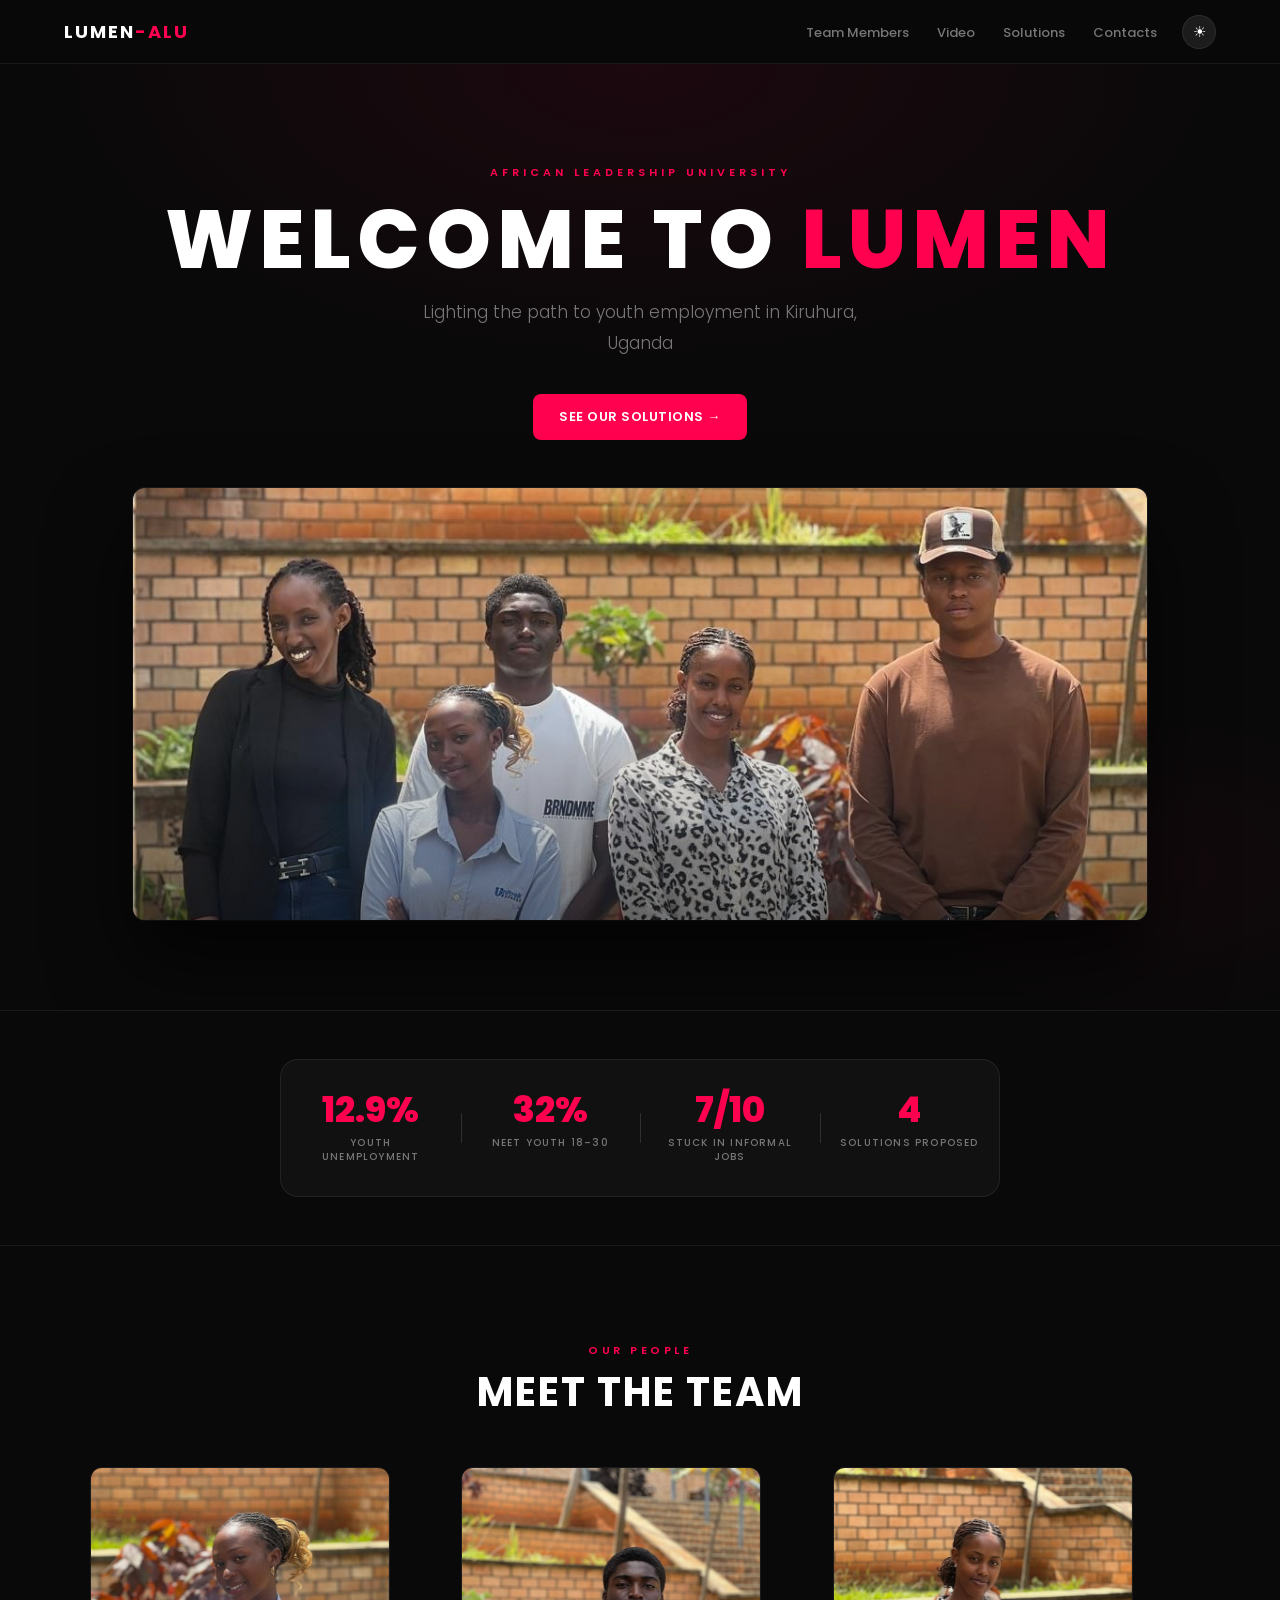
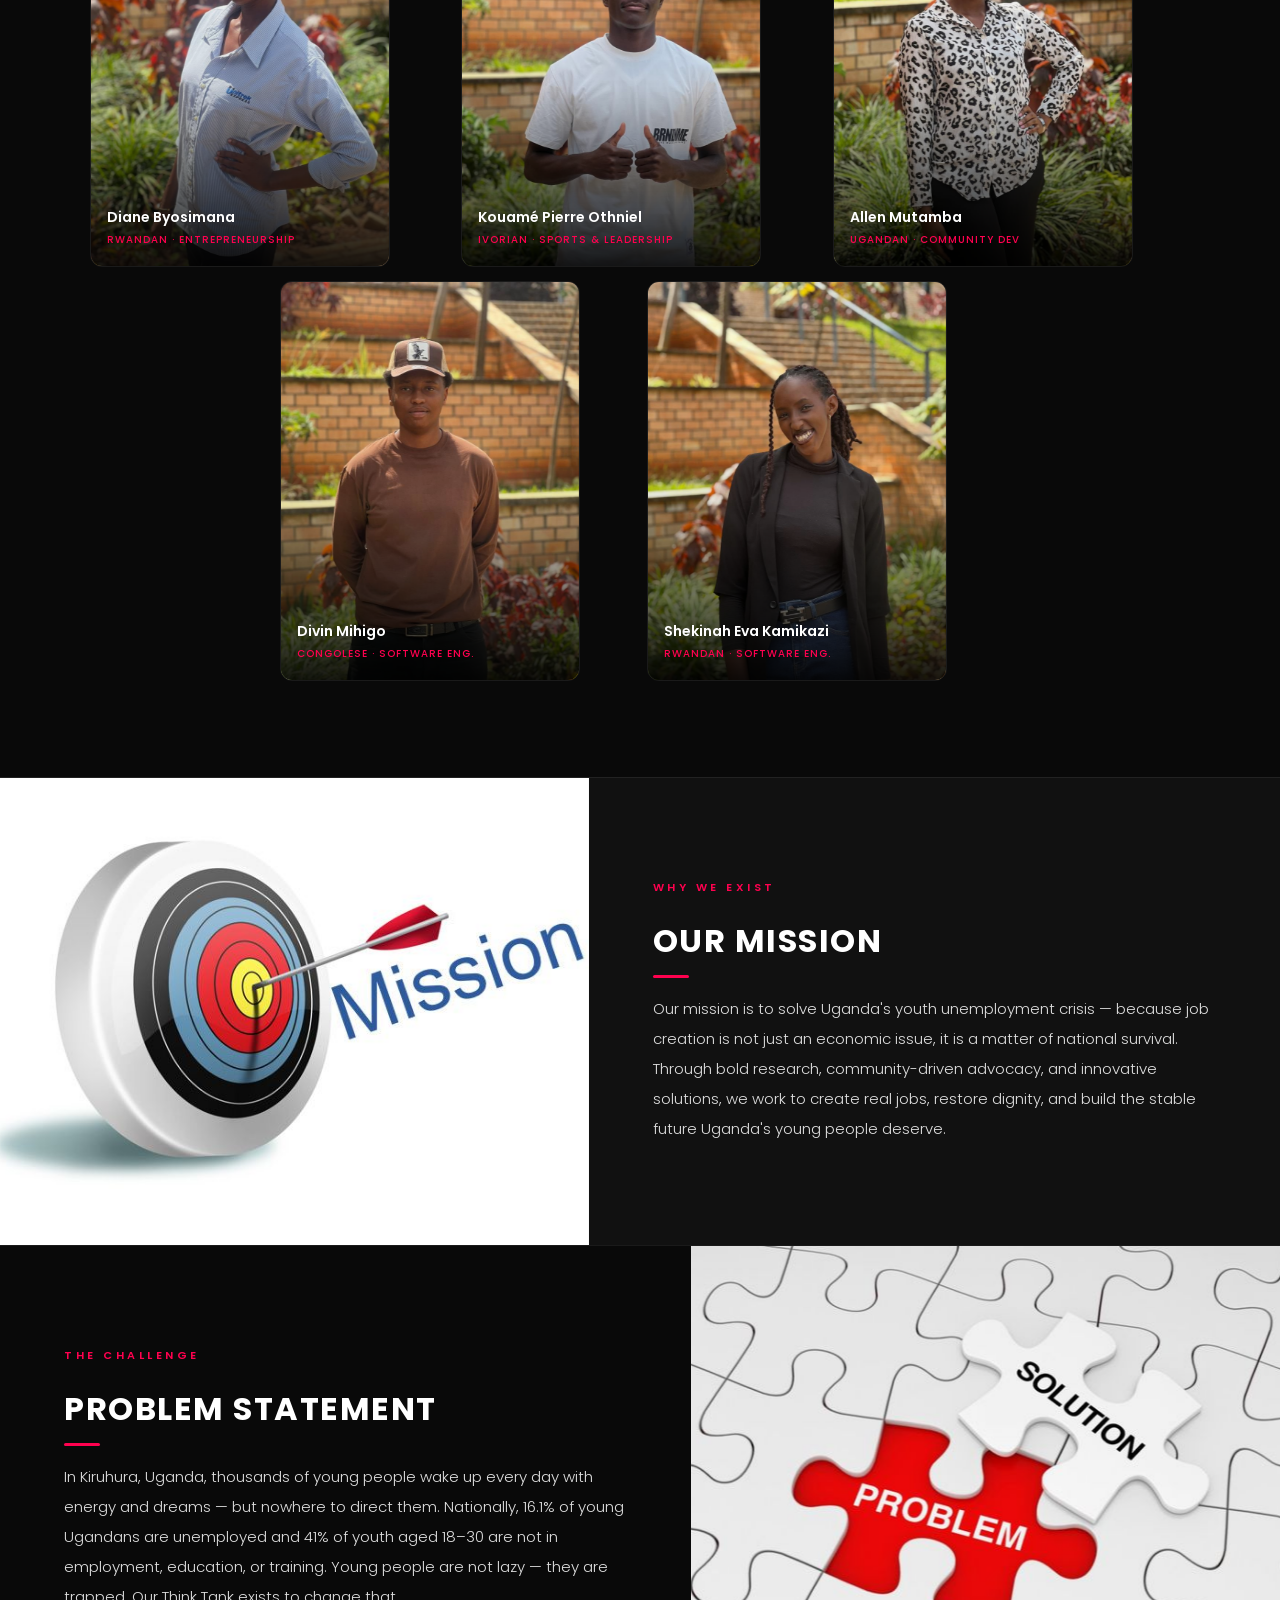
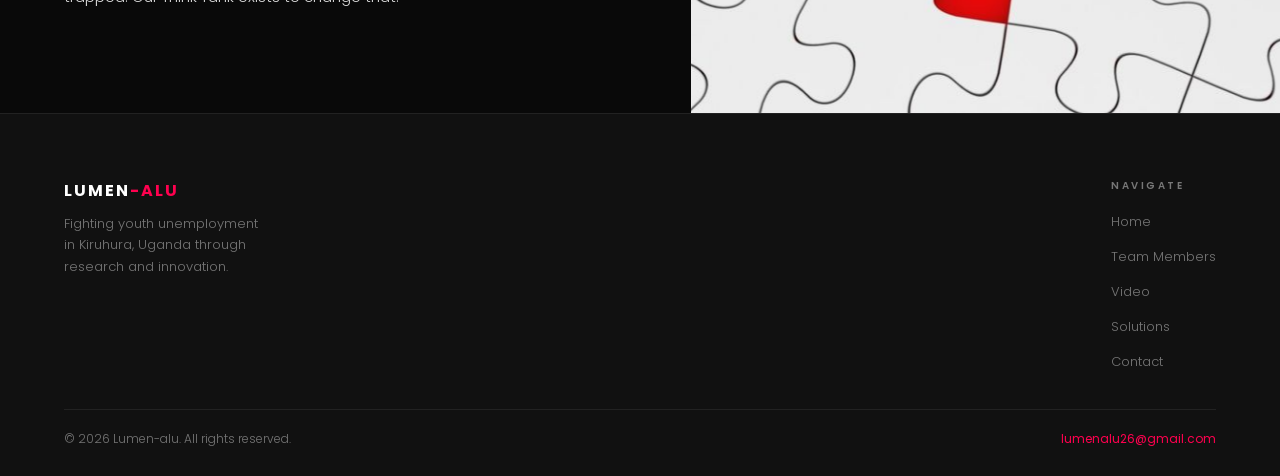
<file: index.html>
<!DOCTYPE html>
<html lang="en" data-theme="light">
<head>
    <meta charset="UTF-8">
    <meta name="viewport" content="width=device-width, initial-scale=1.0">
    <title>Lumen — Solving Uganda's Youth Unemployment</title>
    <!-- Apply saved theme before render to prevent flash -->
    <script>(function(){var t=localStorage.getItem('lumen-theme')||'light';document.documentElement.setAttribute('data-theme',t);})();</script>
    <link rel="stylesheet" href="shared.css">
    <link rel="stylesheet" href="styles.css">
</head>
<body>
    <header role="banner">
        <a href="index.html" class="Logo">Lumen<span>-alu</span></a>
        <nav id="main-nav">
            <ul>
                <li><a href="team/teammembers.html">Team Members</a></li>
                <li><a href="videofile/video.html">Video</a></li>
                <li><a href="solution/solution.html">Solutions</a></li>
                <li><a href="contacts/contacts.html">Contacts</a></li>
            </ul>
        </nav>
        <div class="header-actions">
            <button class="theme-toggle" aria-label="Toggle theme" title="Toggle light/dark mode"></button>
            <button class="hamburger" aria-label="Toggle navigation" aria-expanded="false">
                <span></span><span></span><span></span>
            </button>
        </div>
    </header>

    <section class="hero">
        <span class="hero-eyebrow">African Leadership University</span>
        <h1>Welcome to <span>Lumen</span></h1>
        <p class="hero-sub">Lighting the path to youth employment in Kiruhura, Uganda</p>
        <a href="solution/solution.html" class="hero-cta">See Our Solutions →</a>
        <div class="hero-img"></div>
    </section>

    <div class="stats-section">
        <div class="stats">
            <div class="stat">
                <div class="stat-n" data-count="16.1" data-suffix="%">0%</div>
                <div class="stat-l">Youth Unemployment</div>
            </div>
            <div class="stat">
                <div class="stat-n" data-count="41" data-suffix="%">0%</div>
                <div class="stat-l">NEET Youth 18–30</div>
            </div>
            <div class="stat">
                <div class="stat-n" data-count="9" data-suffix="/10">0/10</div>
                <div class="stat-l">Stuck in Informal Jobs</div>
            </div>
            <div class="stat">
                <div class="stat-n" data-count="5" data-suffix="">0</div>
                <div class="stat-l">Solutions Proposed</div>
            </div>
        </div>
    </div>

    <section class="team-section">
        <div class="sec-head">
            <span class="eyebrow">Our People</span>
            <h2 class="sec-title">Meet the Team</h2>
        </div>
        <div class="team-g3">
            <div class="mc">
                <div class="mc-bg" style="background-image:url('./Img/memberA.jpg')"></div>
                <div class="mc-meta">
                    <div class="mc-name">Diane Byosimana</div>
                    <div class="mc-role">Rwandan · Entrepreneurship</div>
                </div>
            </div>
            <div class="mc">
                <div class="mc-bg" style="background-image:url('./Img/memberB.jpg')"></div>
                <div class="mc-meta">
                    <div class="mc-name">Kouamé Pierre Othniel</div>
                    <div class="mc-role">Ivorian · Sports &amp; Leadership</div>
                </div>
            </div>
            <div class="mc">
                <div class="mc-bg" style="background-image:url('./Img/memberC.jpg')"></div>
                <div class="mc-meta">
                    <div class="mc-name">Allen Mutamba</div>
                    <div class="mc-role">Ugandan · Community Dev</div>
                </div>
            </div>
        </div>
        <div class="team-g2">
            <div class="mc">
                <div class="mc-bg" style="background-image:url('./Img/memberD.jpg')"></div>
                <div class="mc-meta">
                    <div class="mc-name">Divin Mihigo</div>
                    <div class="mc-role">Congolese · Software Eng.</div>
                </div>
            </div>
            <div class="mc">
                <div class="mc-bg" style="background-image:url('./Img/memberE.jpg')"></div>
                <div class="mc-meta">
                    <div class="mc-name">Shekinah Eva Kamikazi</div>
                    <div class="mc-role">Rwandan · Software Eng.</div>
                </div>
            </div>
        </div>
    </section>

    <section class="split surf">
        <div class="split-img">
            <div class="split-bg" style="background-image:url('./Img/mission1.jpg')"></div>
        </div>
        <div class="split-body">
            <span class="eyebrow">Why We Exist</span>
            <h2>Our Mission</h2>
            <p>Our mission is to solve Uganda's youth unemployment crisis — because job creation is not just an economic issue, it is a matter of national survival. Through bold research, community-driven advocacy, and innovative solutions, we work to create real jobs, restore dignity, and build the stable future Uganda's young people deserve.</p>
        </div>
    </section>

    <section class="split flip">
        <div class="split-img">
            <div class="split-bg" style="background-image:url('./Img/imageproblem1.jpg')"></div>
        </div>
        <div class="split-body">
            <span class="eyebrow">The Challenge</span>
            <h2>Problem Statement</h2>
            <p>In Kiruhura, Uganda, thousands of young people wake up every day with energy and dreams — but nowhere to direct them. Nationally, 16.1% of young Ugandans are unemployed and 41% of youth aged 18–30 are not in employment, education, or training. Young people are not lazy — they are trapped. Our Think Tank exists to change that.</p>
        </div>
    </section>

    <footer class="site-footer">
        <div class="footer-grid">
            <div class="footer-brand">
                <a href="index.html" class="Logo">Lumen<span>-alu</span></a>
                <p class="footer-tagline">Fighting youth unemployment in Kiruhura, Uganda through research and innovation.</p>
            </div>
            <div class="footer-col">
                <h4>Navigate</h4>
                <ul>
                    <li><a href="index.html">Home</a></li>
                    <li><a href="team/teammembers.html">Team Members</a></li>
                    <li><a href="videofile/video.html">Video</a></li>
                    <li><a href="solution/solution.html">Solutions</a></li>
                    <li><a href="contacts/contacts.html">Contact</a></li>
                </ul>
            </div>
        </div>
        <div class="footer-base">
            <p>&copy; 2026 Lumen-alu. All rights reserved.</p>
            <a href="mailto:lumenalu26@gmail.com">lumenalu26@gmail.com</a>
        </div>
    </footer>

    <script src="theme.js"></script>
</body>
</html>
</file>
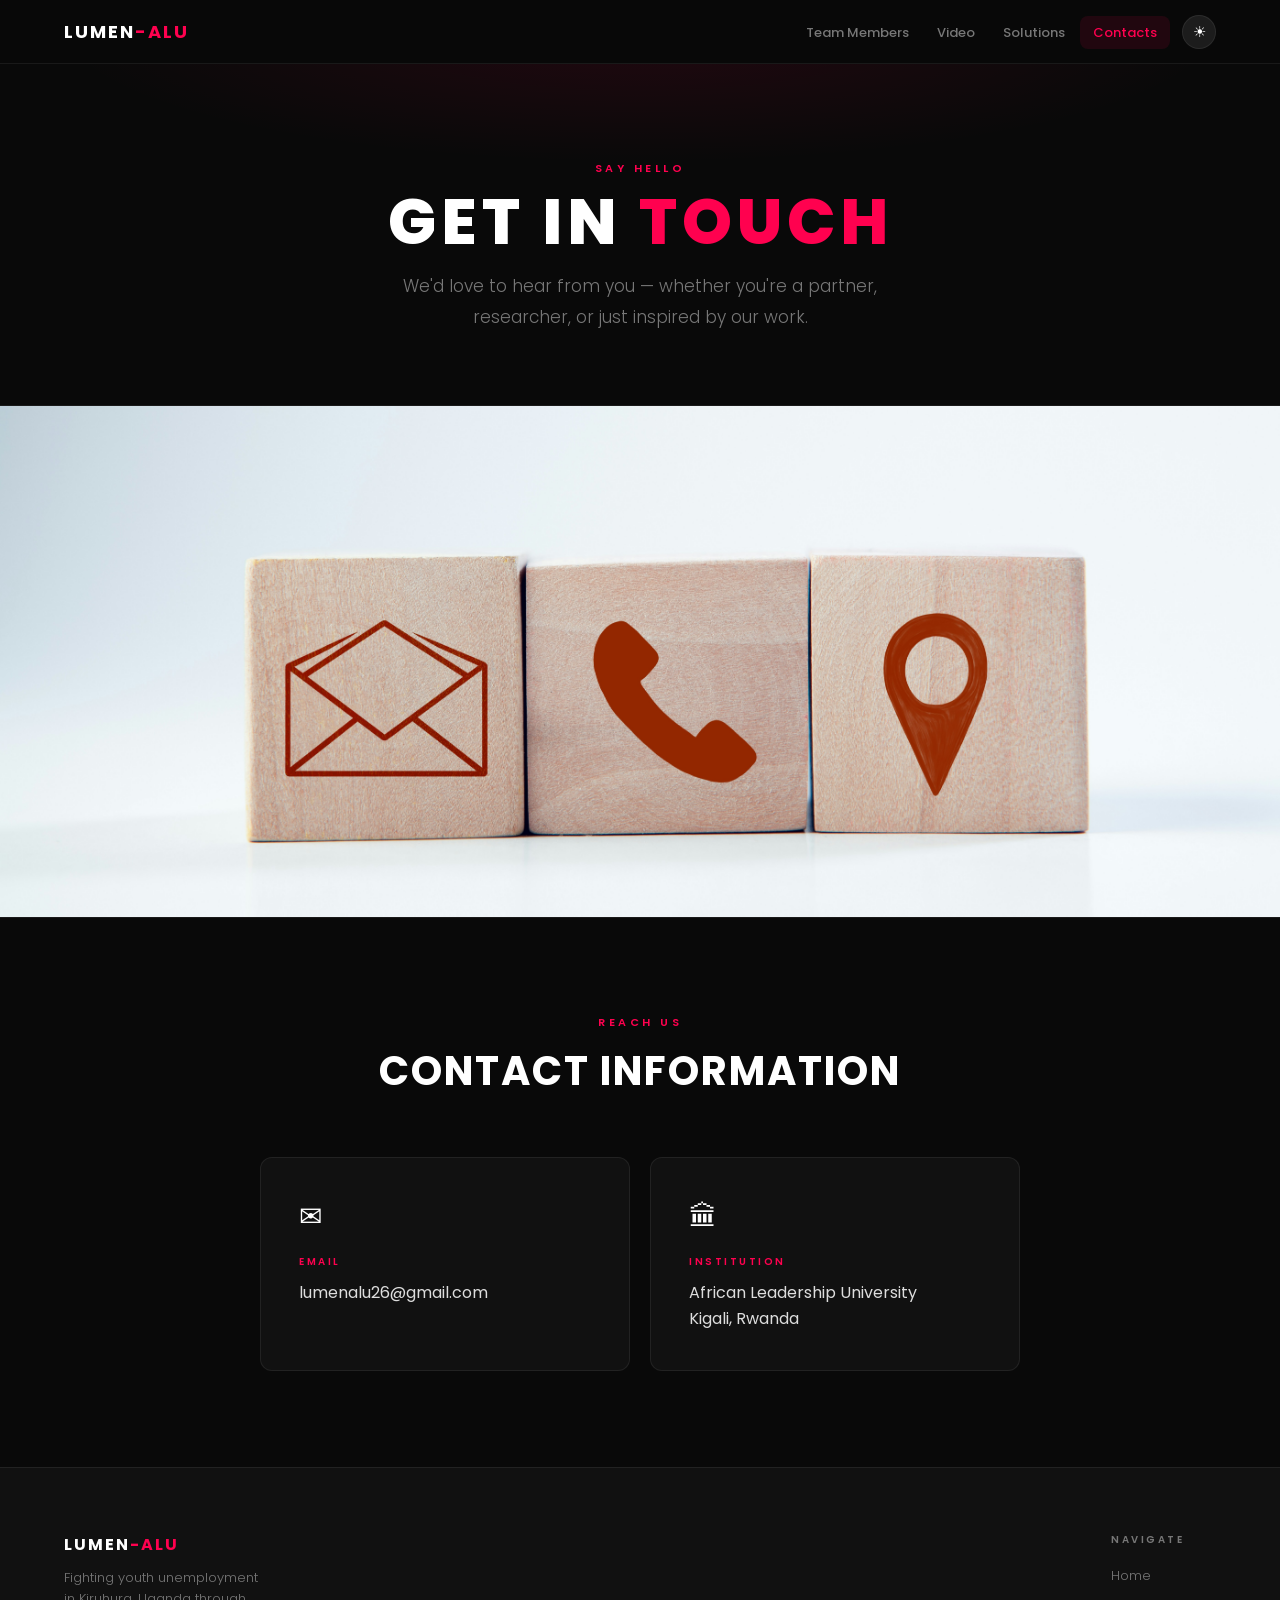
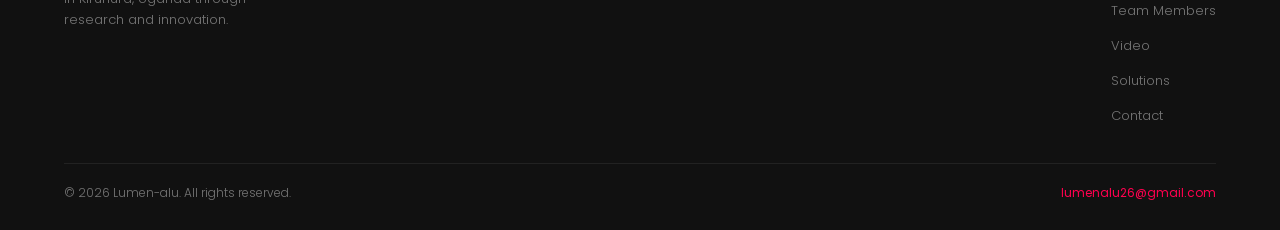
<file: contacts/contacts.html>
<!DOCTYPE html>
<html lang="en" data-theme="light">
<head>
    <meta charset="UTF-8">
    <meta name="viewport" content="width=device-width, initial-scale=1.0">
    <title>Contact — Lumen</title>
    <script>(function(){var t=localStorage.getItem('lumen-theme')||'light';document.documentElement.setAttribute('data-theme',t);})();</script>
    <link rel="stylesheet" href="../shared.css">
    <link rel="stylesheet" href="contacts.css">
</head>
<body>
    <header role="banner">
        <a href="../index.html" class="Logo">Lumen<span>-alu</span></a>
        <nav id="main-nav">
            <ul>
                <li><a href="../team/teammembers.html">Team Members</a></li>
                <li><a href="../videofile/video.html">Video</a></li>
                <li><a href="../solution/solution.html">Solutions</a></li>
                <li><a href="contacts.html" class="active">Contacts</a></li>
            </ul>
        </nav>
        <div class="header-actions">
            <button class="theme-toggle" aria-label="Toggle theme" title="Toggle light/dark mode"></button>
            <button class="hamburger" aria-label="Toggle navigation" aria-expanded="false">
                <span></span><span></span><span></span>
            </button>
        </div>
    </header>

    <div class="page-hero">
        <span class="eyebrow">Say Hello</span>
        <h1>Get in <span>Touch</span></h1>
        <p class="page-sub">We'd love to hear from you — whether you're a partner, researcher, or just inspired by our work.</p>
    </div>

    <div class="contact-photo">
        <div class="contact-photo-bg"></div>
    </div>

    <section class="contact-section">
        <div class="contact-head">
            <span class="eyebrow">Reach Us</span>
            <h2>Contact Information</h2>
        </div>
        <div class="contact-grid">
            <div class="contact-card">
                <div class="contact-icon">✉</div>
                <h3>Email</h3>
                <a href="mailto:lumenalu26@gmail.com">lumenalu26@gmail.com</a>
            </div>
            <div class="contact-card">
                <div class="contact-icon">🏛</div>
                <h3>Institution</h3>
                <p>African Leadership University<br>Kigali, Rwanda</p>
            </div>
        </div>
    </section>

    <footer class="site-footer">
        <div class="footer-grid">
            <div class="footer-brand">
                <a href="../index.html" class="Logo">Lumen<span>-alu</span></a>
                <p class="footer-tagline">Fighting youth unemployment in Kiruhura, Uganda through research and innovation.</p>
            </div>
            <div class="footer-col">
                <h4>Navigate</h4>
                <ul>
                    <li><a href="../index.html">Home</a></li>
                    <li><a href="../team/teammembers.html">Team Members</a></li>
                    <li><a href="../videofile/video.html">Video</a></li>
                    <li><a href="../solution/solution.html">Solutions</a></li>
                    <li><a href="contacts.html">Contact</a></li>
                </ul>
            </div>
        </div>
        <div class="footer-base">
            <p>&copy; 2026 Lumen-alu. All rights reserved.</p>
            <a href="mailto:lumenalu26@gmail.com">lumenalu26@gmail.com</a>
        </div>
    </footer>

    <script src="../theme.js"></script>
</body>
</html>
</file>
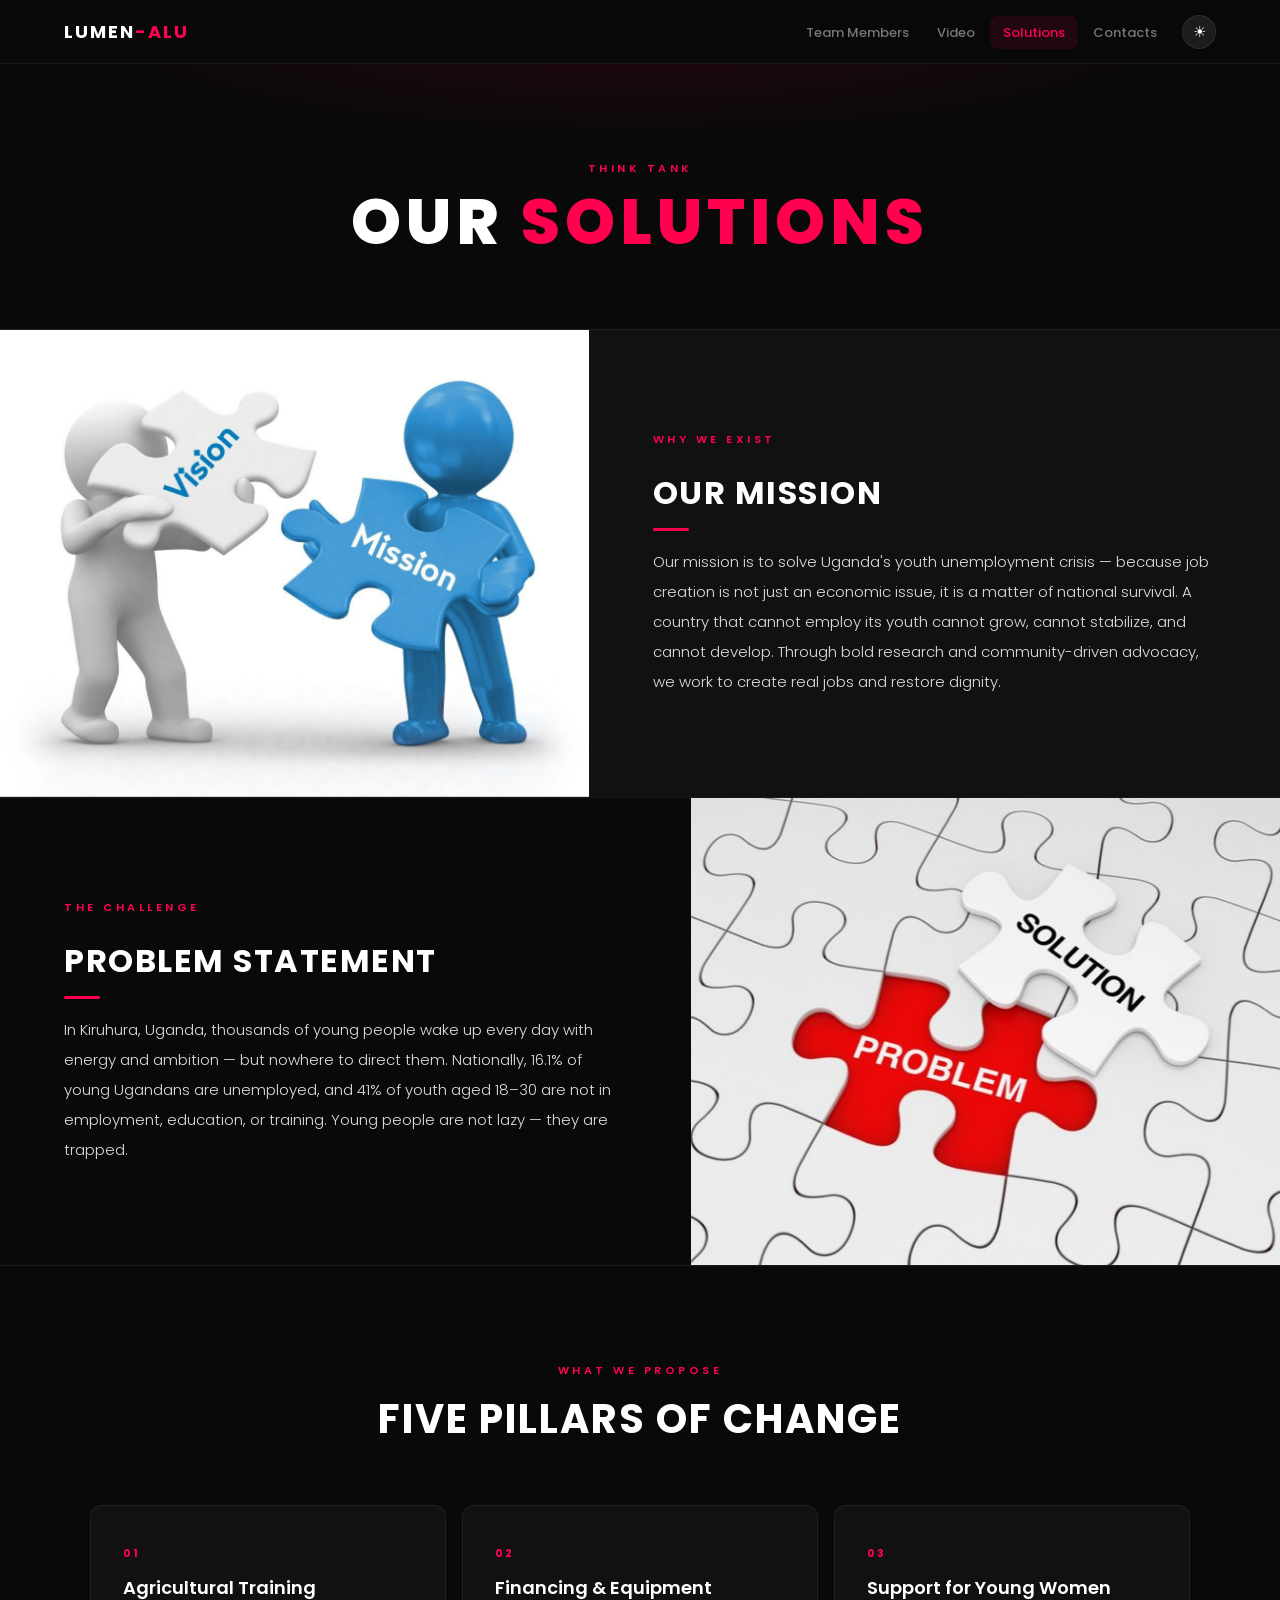
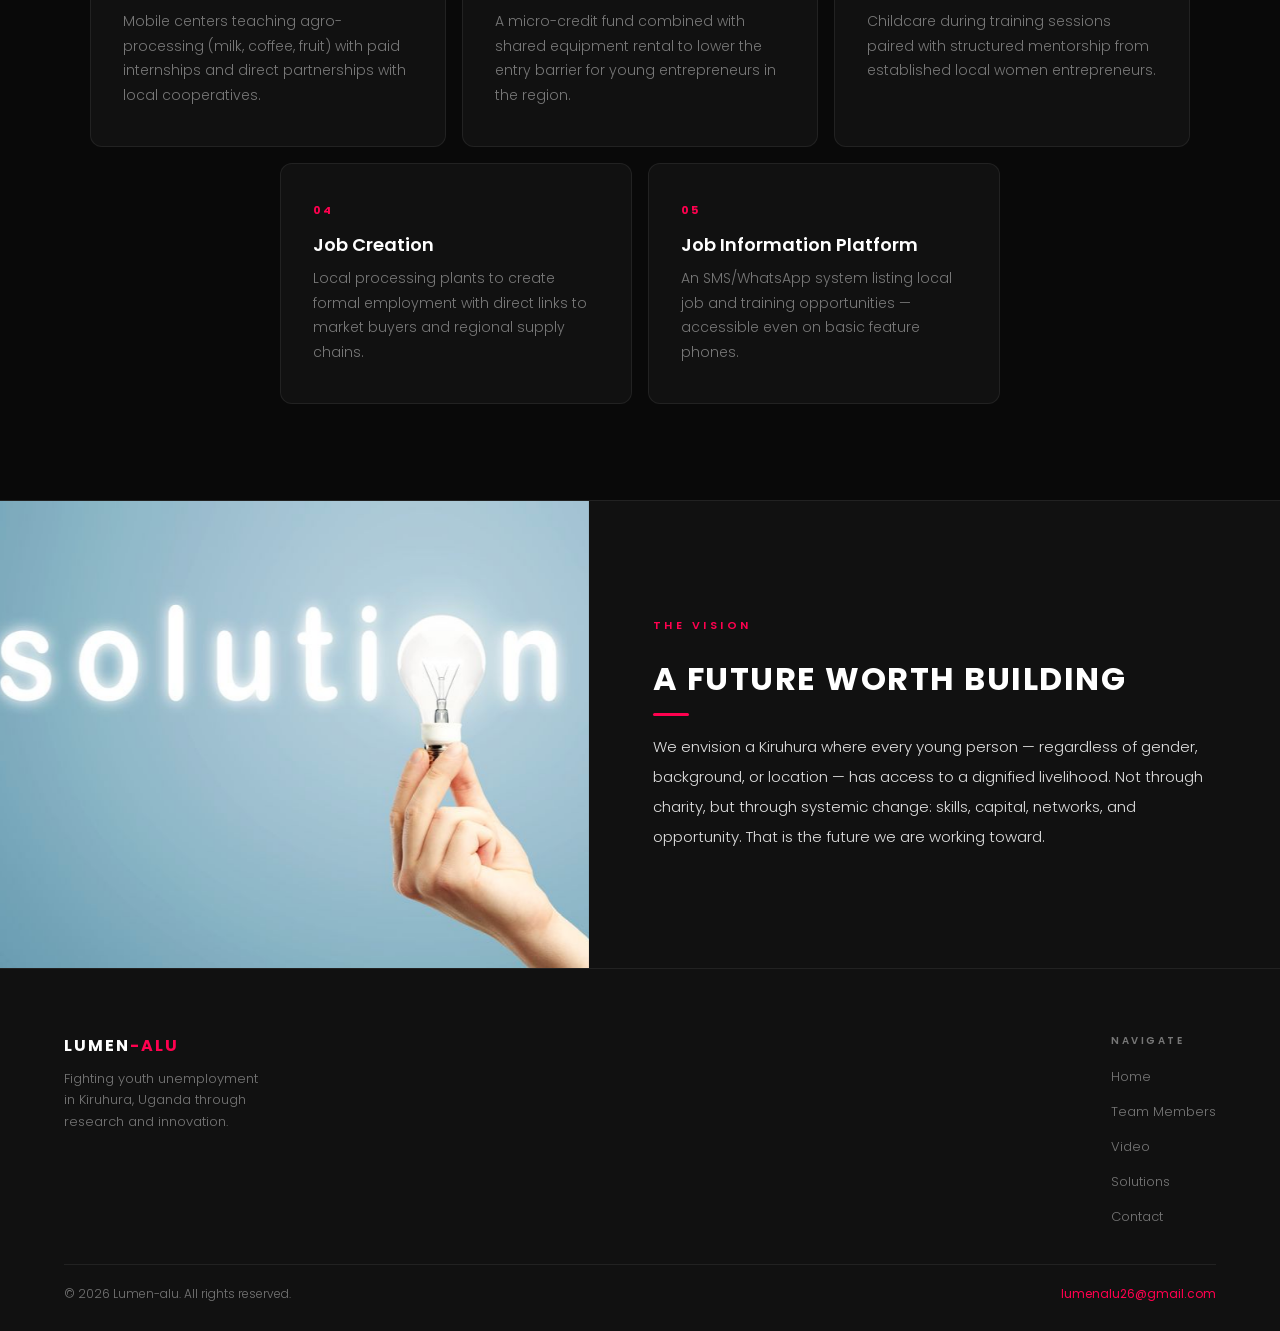
<file: solution/solution.html>
<!DOCTYPE html>
<html lang="en" data-theme="light">
<head>
    <meta charset="UTF-8">
    <meta name="viewport" content="width=device-width, initial-scale=1.0">
    <title>Solutions — Lumen</title>
    <script>(function(){var t=localStorage.getItem('lumen-theme')||'light';document.documentElement.setAttribute('data-theme',t);})();</script>
    <link rel="stylesheet" href="../shared.css">
    <link rel="stylesheet" href="solution.css">
</head>
<body>
    <header role="banner">
        <a href="../index.html" class="Logo">Lumen<span>-alu</span></a>
        <nav id="main-nav">
            <ul>
                <li><a href="../team/teammembers.html">Team Members</a></li>
                <li><a href="../videofile/video.html">Video</a></li>
                <li><a href="solution.html" class="active">Solutions</a></li>
                <li><a href="../contacts/contacts.html">Contacts</a></li>
            </ul>
        </nav>
        <div class="header-actions">
            <button class="theme-toggle" aria-label="Toggle theme" title="Toggle light/dark mode"></button>
            <button class="hamburger" aria-label="Toggle navigation" aria-expanded="false">
                <span></span><span></span><span></span>
            </button>
        </div>
    </header>

    <div class="page-hero">
        <span class="eyebrow">Think Tank</span>
        <h1>Our <span>Solutions</span></h1>
    </div>

    <section class="split surf">
        <div class="split-img">
            <div class="split-bg" style="background-image:url('../Img/mission2.jpg')"></div>
        </div>
        <div class="split-body">
            <span class="eyebrow">Why We Exist</span>
            <h2>Our Mission</h2>
            <p>Our mission is to solve Uganda's youth unemployment crisis — because job creation is not just an economic issue, it is a matter of national survival. A country that cannot employ its youth cannot grow, cannot stabilize, and cannot develop. Through bold research and community-driven advocacy, we work to create real jobs and restore dignity.</p>
        </div>
    </section>

    <section class="split flip">
        <div class="split-img">
            <div class="split-bg" style="background-image:url('../Img/imageproblem1.jpg')"></div>
        </div>
        <div class="split-body">
            <span class="eyebrow">The Challenge</span>
            <h2>Problem Statement</h2>
            <p>In Kiruhura, Uganda, thousands of young people wake up every day with energy and ambition — but nowhere to direct them. Nationally, 16.1% of young Ugandans are unemployed, and 41% of youth aged 18–30 are not in employment, education, or training. Young people are not lazy — they are trapped.</p>
        </div>
    </section>

    <section class="solutions-section">
        <div class="sol-head">
            <span class="eyebrow">What We Propose</span>
            <h2>Five Pillars of Change</h2>
        </div>
        <div class="sol-grid">
            <div class="sol-card">
                <div class="sol-num">01</div>
                <h3>Agricultural Training</h3>
                <p>Mobile centers teaching agro-processing (milk, coffee, fruit) with paid internships and direct partnerships with local cooperatives.</p>
            </div>
            <div class="sol-card">
                <div class="sol-num">02</div>
                <h3>Financing &amp; Equipment</h3>
                <p>A micro-credit fund combined with shared equipment rental to lower the entry barrier for young entrepreneurs in the region.</p>
            </div>
            <div class="sol-card">
                <div class="sol-num">03</div>
                <h3>Support for Young Women</h3>
                <p>Childcare during training sessions paired with structured mentorship from established local women entrepreneurs.</p>
            </div>
        </div>
        <div class="sol-grid-2">
            <div class="sol-card">
                <div class="sol-num">04</div>
                <h3>Job Creation</h3>
                <p>Local processing plants to create formal employment with direct links to market buyers and regional supply chains.</p>
            </div>
            <div class="sol-card">
                <div class="sol-num">05</div>
                <h3>Job Information Platform</h3>
                <p>An SMS/WhatsApp system listing local job and training opportunities — accessible even on basic feature phones.</p>
            </div>
        </div>
    </section>

    <section class="split surf">
        <div class="split-img">
            <div class="split-bg" style="background-image:url('../Img/solution2.jpg')"></div>
        </div>
        <div class="split-body">
            <span class="eyebrow">The Vision</span>
            <h2>A Future Worth Building</h2>
            <p>We envision a Kiruhura where every young person — regardless of gender, background, or location — has access to a dignified livelihood. Not through charity, but through systemic change: skills, capital, networks, and opportunity. That is the future we are working toward.</p>
        </div>
    </section>

    <footer class="site-footer">
        <div class="footer-grid">
            <div class="footer-brand">
                <a href="../index.html" class="Logo">Lumen<span>-alu</span></a>
                <p class="footer-tagline">Fighting youth unemployment in Kiruhura, Uganda through research and innovation.</p>
            </div>
            <div class="footer-col">
                <h4>Navigate</h4>
                <ul>
                    <li><a href="../index.html">Home</a></li>
                    <li><a href="../team/teammembers.html">Team Members</a></li>
                    <li><a href="../videofile/video.html">Video</a></li>
                    <li><a href="solution.html">Solutions</a></li>
                    <li><a href="../contacts/contacts.html">Contact</a></li>
                </ul>
            </div>
        </div>
        <div class="footer-base">
            <p>&copy; 2026 Lumen-alu. All rights reserved.</p>
            <a href="mailto:lumenalu26@gmail.com">lumenalu26@gmail.com</a>
        </div>
    </footer>

    <script src="../theme.js"></script>
</body>
</html>
</file>
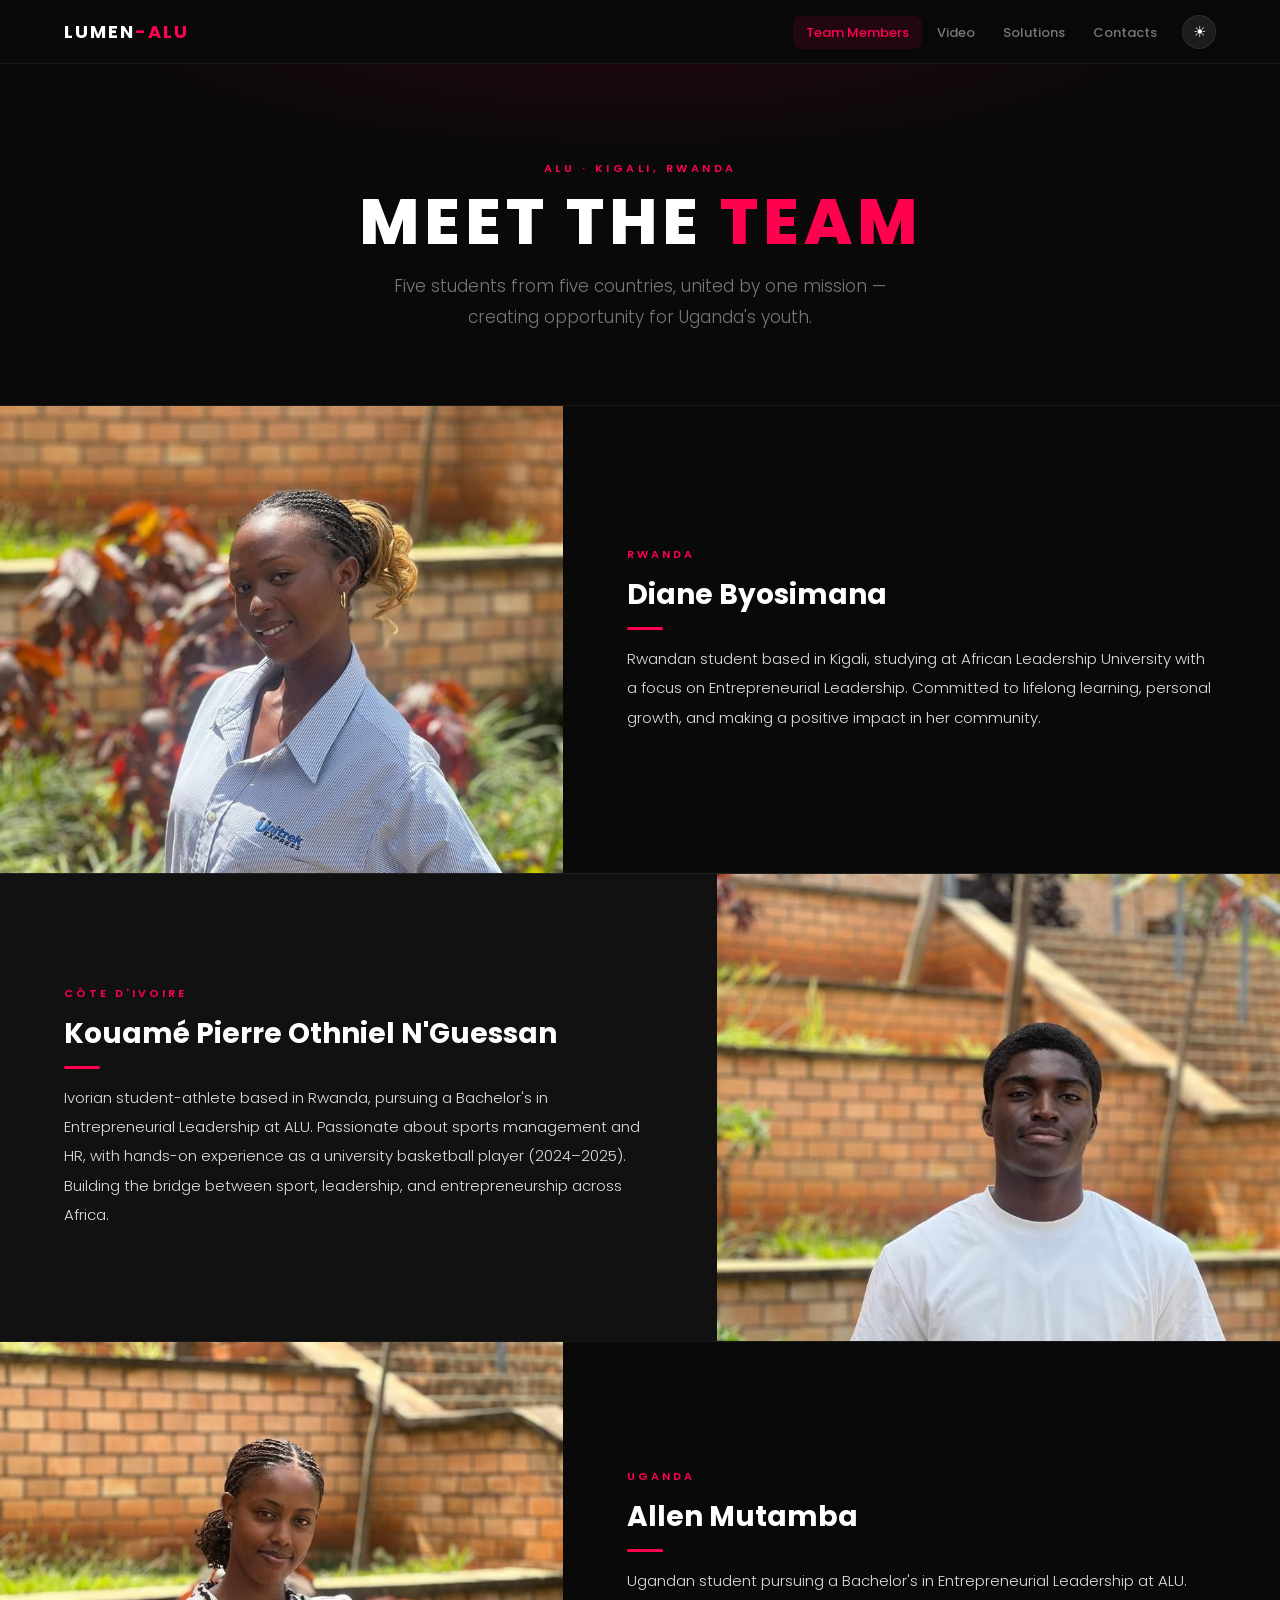
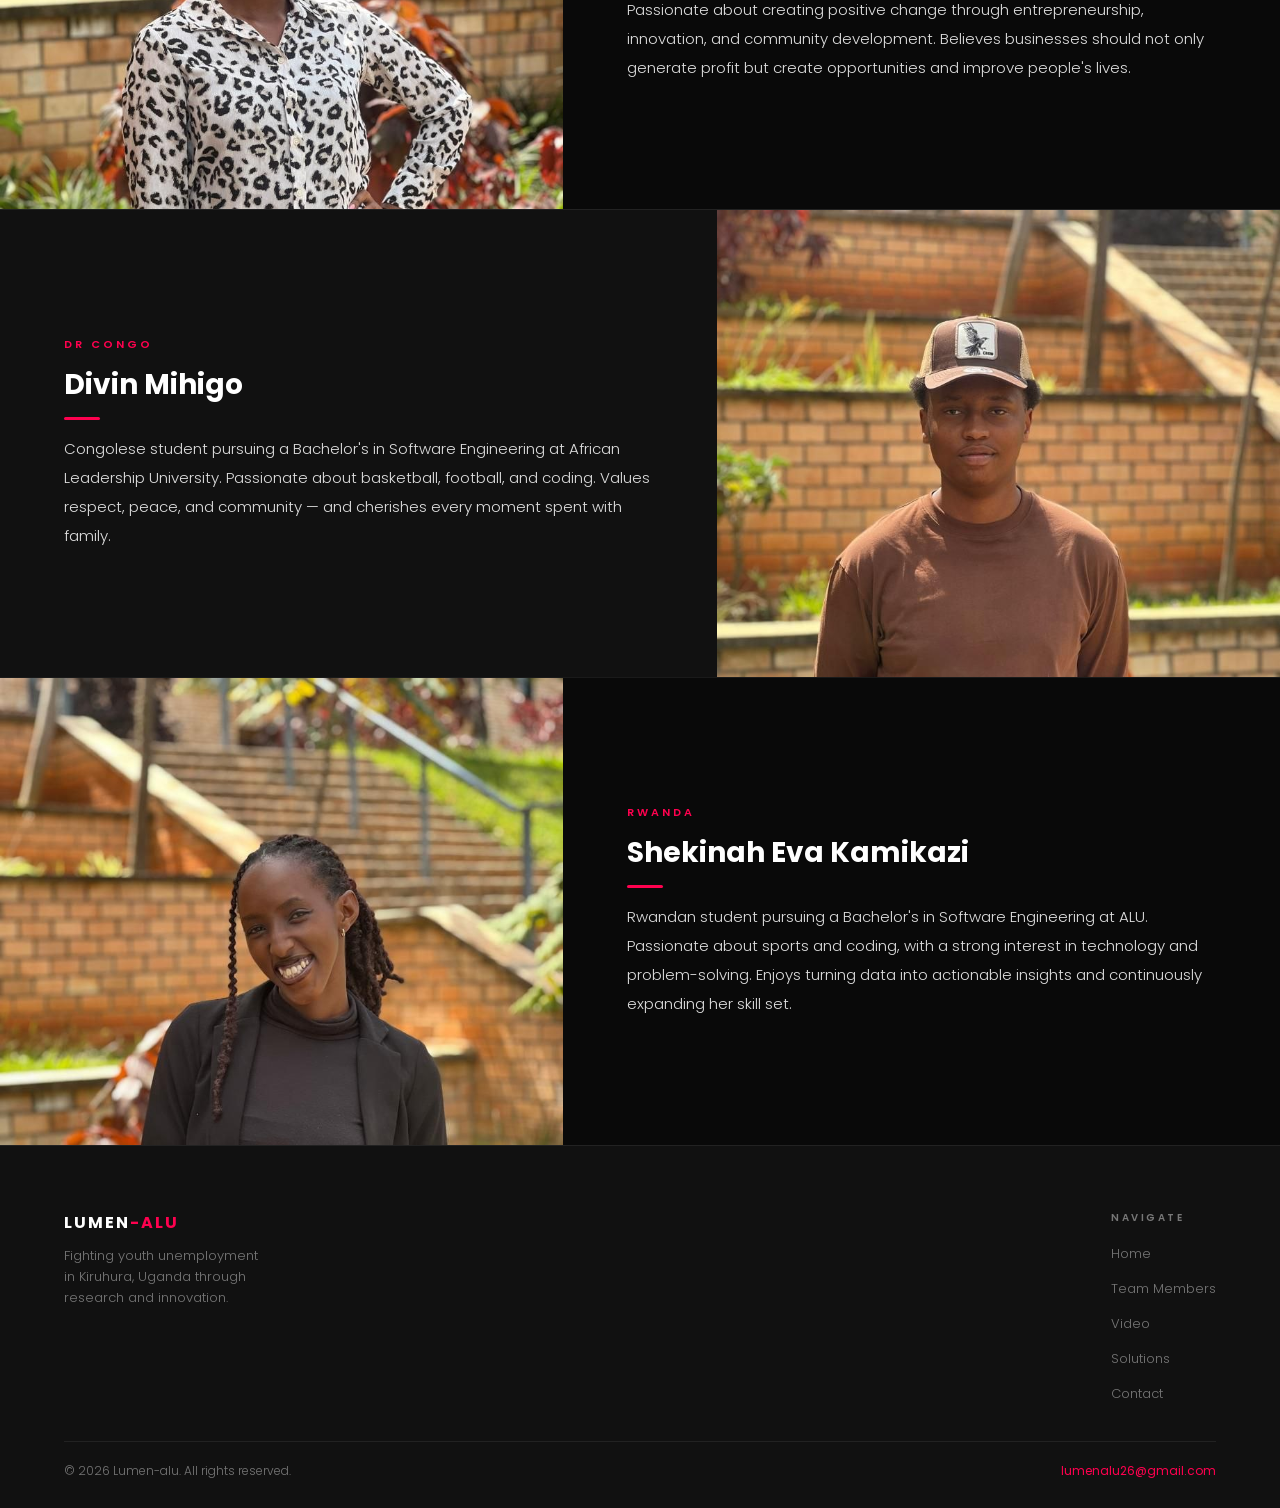
<file: team/teammembers.html>
<!DOCTYPE html>
<html lang="en" data-theme="light">
<head>
    <meta charset="UTF-8">
    <meta name="viewport" content="width=device-width, initial-scale=1.0">
    <title>Team Members — Lumen</title>
    <script>(function(){var t=localStorage.getItem('lumen-theme')||'light';document.documentElement.setAttribute('data-theme',t);})();</script>
    <link rel="stylesheet" href="../shared.css">
    <link rel="stylesheet" href="teammembers.css">
</head>
<body>
    <header role="banner">
        <a href="../index.html" class="Logo">Lumen<span>-alu</span></a>
        <nav id="main-nav">
            <ul>
                <li><a href="teammembers.html" class="active">Team Members</a></li>
                <li><a href="../videofile/video.html">Video</a></li>
                <li><a href="../solution/solution.html">Solutions</a></li>
                <li><a href="../contacts/contacts.html">Contacts</a></li>
            </ul>
        </nav>
        <div class="header-actions">
            <button class="theme-toggle" aria-label="Toggle theme" title="Toggle light/dark mode"></button>
            <button class="hamburger" aria-label="Toggle navigation" aria-expanded="false">
                <span></span><span></span><span></span>
            </button>
        </div>
    </header>

    <div class="page-hero">
        <span class="eyebrow">ALU · Kigali, Rwanda</span>
        <h1>Meet the <span>Team</span></h1>
        <p class="page-sub">Five students from five countries, united by one mission — creating opportunity for Uganda's youth.</p>
    </div>

    <article class="member-section">
        <div class="m-photo">
            <div class="m-photo-bg" style="background-image:url('../Img/memberA.jpg')"></div>
        </div>
        <div class="m-info">
            <span class="m-nationality">Rwanda</span>
            <h2>Diane Byosimana</h2>
            <p>Rwandan student based in Kigali, studying at African Leadership University with a focus on Entrepreneurial Leadership. Committed to lifelong learning, personal growth, and making a positive impact in her community.</p>
        </div>
    </article>

    <article class="member-section flip">
        <div class="m-photo">
            <div class="m-photo-bg" style="background-image:url('../Img/memberB.jpg')"></div>
        </div>
        <div class="m-info">
            <span class="m-nationality">Côte d'Ivoire</span>
            <h2>Kouamé Pierre Othniel N'Guessan</h2>
            <p>Ivorian student-athlete based in Rwanda, pursuing a Bachelor's in Entrepreneurial Leadership at ALU. Passionate about sports management and HR, with hands-on experience as a university basketball player (2024–2025). Building the bridge between sport, leadership, and entrepreneurship across Africa.</p>
        </div>
    </article>

    <article class="member-section">
        <div class="m-photo">
            <div class="m-photo-bg" style="background-image:url('../Img/memberC.jpg')"></div>
        </div>
        <div class="m-info">
            <span class="m-nationality">Uganda</span>
            <h2>Allen Mutamba</h2>
            <p>Ugandan student pursuing a Bachelor's in Entrepreneurial Leadership at ALU. Passionate about creating positive change through entrepreneurship, innovation, and community development. Believes businesses should not only generate profit but create opportunities and improve people's lives.</p>
        </div>
    </article>

    <article class="member-section flip">
        <div class="m-photo">
            <div class="m-photo-bg" style="background-image:url('../Img/memberD.jpg')"></div>
        </div>
        <div class="m-info">
            <span class="m-nationality">DR Congo</span>
            <h2>Divin Mihigo</h2>
            <p>Congolese student pursuing a Bachelor's in Software Engineering at African Leadership University. Passionate about basketball, football, and coding. Values respect, peace, and community — and cherishes every moment spent with family.</p>
        </div>
    </article>

    <article class="member-section">
        <div class="m-photo">
            <div class="m-photo-bg" style="background-image:url('../Img/memberE.jpg')"></div>
        </div>
        <div class="m-info">
            <span class="m-nationality">Rwanda</span>
            <h2>Shekinah Eva Kamikazi</h2>
            <p>Rwandan student pursuing a Bachelor's in Software Engineering at ALU. Passionate about sports and coding, with a strong interest in technology and problem-solving. Enjoys turning data into actionable insights and continuously expanding her skill set.</p>
        </div>
    </article>

    <footer class="site-footer">
        <div class="footer-grid">
            <div class="footer-brand">
                <a href="../index.html" class="Logo">Lumen<span>-alu</span></a>
                <p class="footer-tagline">Fighting youth unemployment in Kiruhura, Uganda through research and innovation.</p>
            </div>
            <div class="footer-col">
                <h4>Navigate</h4>
                <ul>
                    <li><a href="../index.html">Home</a></li>
                    <li><a href="teammembers.html">Team Members</a></li>
                    <li><a href="../videofile/video.html">Video</a></li>
                    <li><a href="../solution/solution.html">Solutions</a></li>
                    <li><a href="../contacts/contacts.html">Contact</a></li>
                </ul>
            </div>
        </div>
        <div class="footer-base">
            <p>&copy; 2026 Lumen-alu. All rights reserved.</p>
            <a href="mailto:lumenalu26@gmail.com">lumenalu26@gmail.com</a>
        </div>
    </footer>

    <script src="../theme.js"></script>
</body>
</html>
</file>
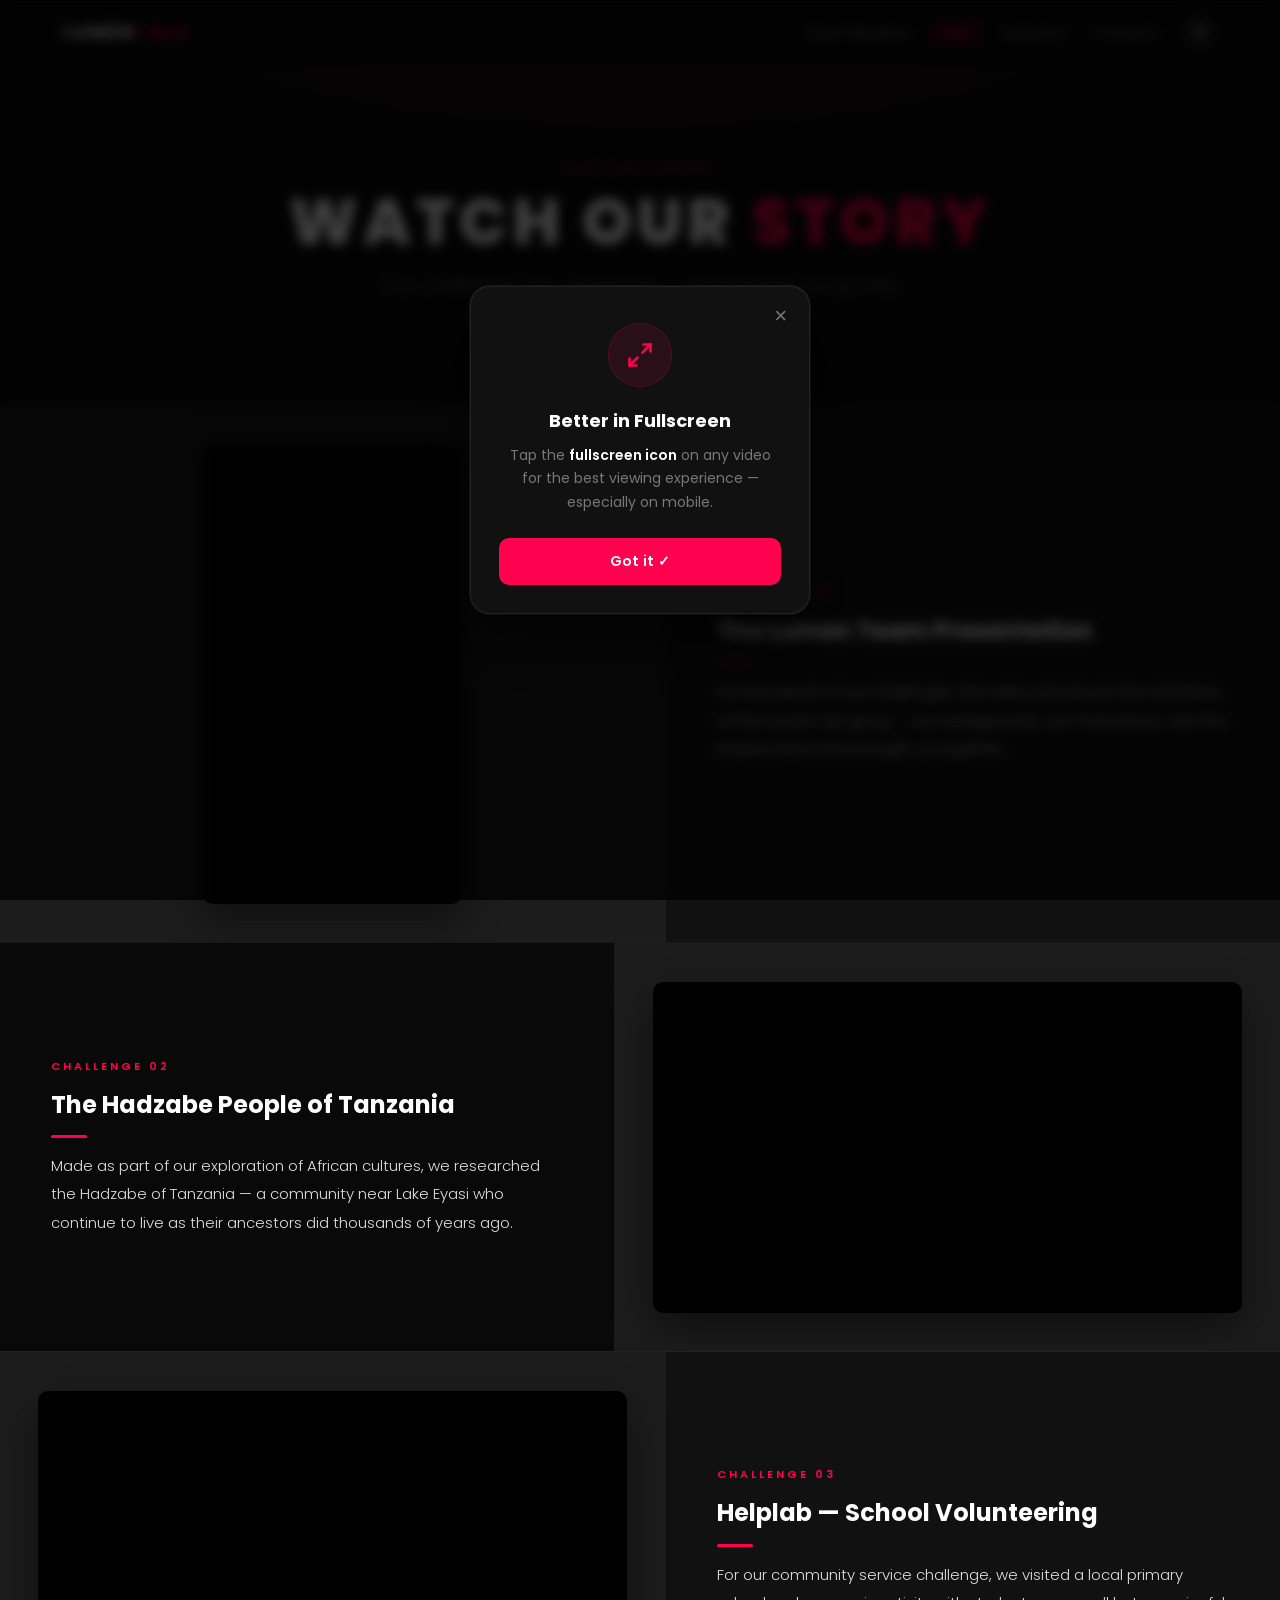
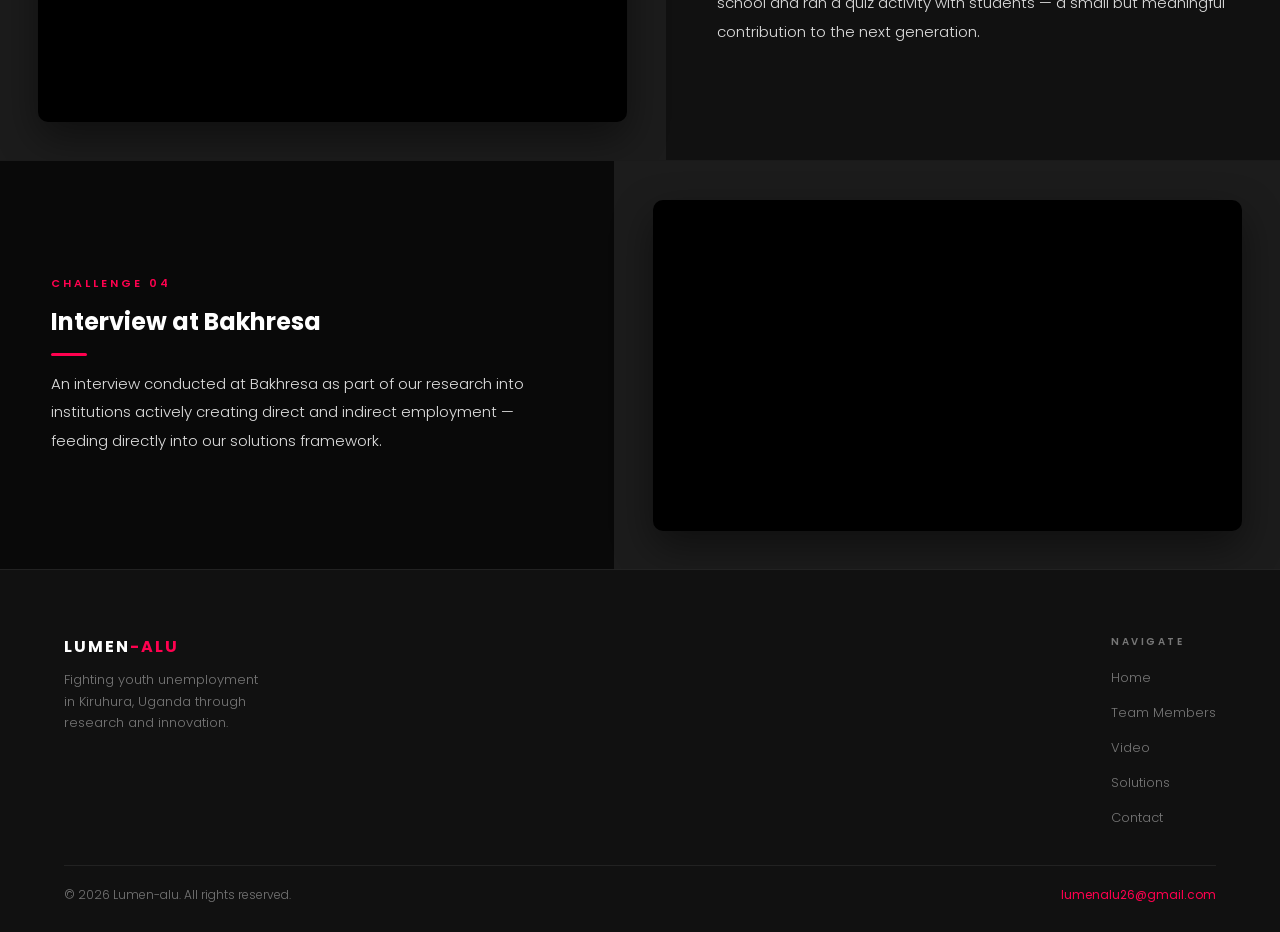
<file: videofile/video.html>
<!DOCTYPE html>
<html lang="en" data-theme="light">
<head>
    <meta charset="UTF-8">
    <meta name="viewport" content="width=device-width, initial-scale=1.0">
    <title>Videos — Lumen</title>
    <script>(function(){var t=localStorage.getItem('lumen-theme')||'light';document.documentElement.setAttribute('data-theme',t);})();</script>
    <link rel="stylesheet" href="../shared.css">
    <link rel="stylesheet" href="video.css">
</head>
<body>

    <!-- ── FULLSCREEN TIP POPUP ── -->
    <div class="popup-overlay" id="vid-tip" role="dialog" aria-modal="true" aria-labelledby="popup-title">
        <div class="popup-card">
            <button class="popup-close-btn" id="popup-close" aria-label="Close">&times;</button>
            <div class="popup-icon-ring">
                <!-- Fullscreen / expand icon -->
                <svg xmlns="http://www.w3.org/2000/svg" width="28" height="28" viewBox="0 0 24 24"
                     fill="none" stroke="currentColor" stroke-width="2.2"
                     stroke-linecap="round" stroke-linejoin="round" aria-hidden="true">
                    <polyline points="15 3 21 3 21 9"></polyline>
                    <polyline points="9 21 3 21 3 15"></polyline>
                    <line x1="21" y1="3" x2="14" y2="10"></line>
                    <line x1="3" y1="21" x2="10" y2="14"></line>
                </svg>
            </div>
            <h3 id="popup-title">Better in Fullscreen</h3>
            <p>Tap the <strong>fullscreen icon</strong> on any video for the best viewing experience — especially on mobile.</p>
            <button class="popup-action-btn" id="popup-ok">Got it ✓</button>
        </div>
    </div>

    <header role="banner">
        <a href="../index.html" class="Logo">Lumen<span>-alu</span></a>
        <nav id="main-nav">
            <ul>
                <li><a href="../team/teammembers.html">Team Members</a></li>
                <li><a href="video.html" class="active">Video</a></li>
                <li><a href="../solution/solution.html">Solutions</a></li>
                <li><a href="../contacts/contacts.html">Contacts</a></li>
            </ul>
        </nav>
        <div class="header-actions">
            <button class="theme-toggle" aria-label="Toggle theme" title="Toggle light/dark mode"></button>
            <button class="hamburger" aria-label="Toggle navigation" aria-expanded="false">
                <span></span><span></span><span></span>
            </button>
        </div>
    </header>

    <div class="page-hero">
        <span class="eyebrow">Our Challenges</span>
        <h1>Watch Our <span>Story</span></h1>
        <p class="page-sub">Four challenges, four milestones — documenting our journey from introduction to community impact.</p>
    </div>

    <!-- Challenge 1 is a YouTube Short (9:16 vertical) -->
    <article class="video-entry">
        <div class="v-media">
            <div class="v-ratio v-short">
                <iframe src="https://www.youtube.com/embed/sUEdb3YmuLw?rel=0"
                    allow="accelerometer; autoplay; clipboard-write; encrypted-media; gyroscope; picture-in-picture; web-share"
                    allowfullscreen title="Challenge 01 — The Lumen Team Presentation"></iframe>
            </div>
        </div>
        <div class="v-info">
            <span class="v-num">Challenge 01</span>
            <h2>The Lumen Team Presentation</h2>
            <p>For the launch of our challenges, this video introduces the members of the Lumen-alu group — our backgrounds, our motivations, and the shared vision that brought us together.</p>
        </div>
    </article>

    <article class="video-entry flip">
        <div class="v-media">
            <div class="v-ratio">
                <iframe src="https://www.youtube.com/embed/leDJHdLZFq4?rel=0"
                    allow="accelerometer; autoplay; clipboard-write; encrypted-media; gyroscope; picture-in-picture; web-share"
                    allowfullscreen title="Challenge 02 — The Hadzabe People of Tanzania"></iframe>
            </div>
        </div>
        <div class="v-info">
            <span class="v-num">Challenge 02</span>
            <h2>The Hadzabe People of Tanzania</h2>
            <p>Made as part of our exploration of African cultures, we researched the Hadzabe of Tanzania — a community near Lake Eyasi who continue to live as their ancestors did thousands of years ago.</p>
        </div>
    </article>

    <article class="video-entry">
        <div class="v-media">
            <div class="v-ratio">
                <iframe src="https://www.youtube.com/embed/Oww_0XeVdC8?rel=0"
                    allow="accelerometer; autoplay; clipboard-write; encrypted-media; gyroscope; picture-in-picture; web-share"
                    allowfullscreen title="Challenge 03 — Helplab School Volunteering"></iframe>
            </div>
        </div>
        <div class="v-info">
            <span class="v-num">Challenge 03</span>
            <h2>Helplab — School Volunteering</h2>
            <p>For our community service challenge, we visited a local primary school and ran a quiz activity with students — a small but meaningful contribution to the next generation.</p>
        </div>
    </article>

    <article class="video-entry flip">
        <div class="v-media">
            <div class="v-ratio">
                <iframe src="https://www.youtube.com/embed/BlqTR5A--TA?rel=0"
                    allow="accelerometer; autoplay; clipboard-write; encrypted-media; gyroscope; picture-in-picture; web-share"
                    allowfullscreen title="Challenge 04 — Interview at Bakhresa"></iframe>
            </div>
        </div>
        <div class="v-info">
            <span class="v-num">Challenge 04</span>
            <h2>Interview at Bakhresa</h2>
            <p>An interview conducted at Bakhresa as part of our research into institutions actively creating direct and indirect employment — feeding directly into our solutions framework.</p>
        </div>
    </article>

    <footer class="site-footer">
        <div class="footer-grid">
            <div class="footer-brand">
                <a href="../index.html" class="Logo">Lumen<span>-alu</span></a>
                <p class="footer-tagline">Fighting youth unemployment in Kiruhura, Uganda through research and innovation.</p>
            </div>
            <div class="footer-col">
                <h4>Navigate</h4>
                <ul>
                    <li><a href="../index.html">Home</a></li>
                    <li><a href="../team/teammembers.html">Team Members</a></li>
                    <li><a href="video.html">Video</a></li>
                    <li><a href="../solution/solution.html">Solutions</a></li>
                    <li><a href="../contacts/contacts.html">Contact</a></li>
                </ul>
            </div>
        </div>
        <div class="footer-base">
            <p>&copy; 2026 Lumen-alu. All rights reserved.</p>
            <a href="mailto:lumenalu26@gmail.com">lumenalu26@gmail.com</a>
        </div>
    </footer>

    <script src="../theme.js"></script>
    <script>
        (function () {
            var overlay = document.getElementById('vid-tip');
            if (!overlay) return;
            function closePopup() {
                overlay.classList.add('popup-hide');
                setTimeout(function () { overlay.remove(); }, 280);
            }
            document.getElementById('popup-ok').addEventListener('click', closePopup);
            document.getElementById('popup-close').addEventListener('click', closePopup);
            overlay.addEventListener('click', function (e) { if (e.target === overlay) closePopup(); });
            document.addEventListener('keydown', function (e) { if (e.key === 'Escape') closePopup(); });
        })();
    </script>
</body>
</html>
</file>
<file: shared.css>
/* ═══════════════════════════════════════════════════
   LUMEN-ALU — SHARED STYLES
   Dark mode default · Light mode via [data-theme="light"]
═══════════════════════════════════════════════════ */

@import url('https://fonts.googleapis.com/css2?family=Poppins:wght@300;400;500;600;700;800&display=swap');

/* ── TOKENS ── */
:root {
    --bg:        #090909;
    --surface:   #111111;
    --surface-2: #1c1c1c;
    --surface-3: #242424;
    --accent:    #ff014f;
    --accent-lo: rgba(255, 1, 79, 0.10);
    --text:      #ffffff;
    --text2:     #dddddd;
    --muted:     #777777;
    --border:    rgba(255, 255, 255, 0.07);
    --nav-bg:    rgba(9, 9, 9, 0.96);
    --shadow:    0 8px 32px rgba(0, 0, 0, 0.45);
    --ease:      cubic-bezier(0.4, 0, 0.2, 1);
    --r:         12px;
}

[data-theme="light"] {
    --bg:        #f4f4f4;
    --surface:   #ffffff;
    --surface-2: #ebebeb;
    --surface-3: #e0e0e0;
    --accent:    #e0003c;
    --accent-lo: rgba(224, 0, 60, 0.09);
    --text:      #0a0a0a;
    --text2:     #2e2e2e;
    --muted:     #686868;
    --border:    rgba(0, 0, 0, 0.09);
    --nav-bg:    rgba(244, 244, 244, 0.97);
    --shadow:    0 8px 24px rgba(0, 0, 0, 0.09);
}

/* ── RESET ── */
*, *::before, *::after {
    margin: 0; padding: 0;
    box-sizing: border-box;
    text-decoration: none;
    list-style: none;
}
html { scroll-behavior: smooth; }
body {
    background: var(--bg);
    color: var(--text);
    font-family: 'Poppins', sans-serif;
    overflow-x: hidden;
    -webkit-font-smoothing: antialiased;
    transition: background 0.3s var(--ease), color 0.3s var(--ease);
}
img, video { display: block; max-width: 100%; }

/* ── NAVBAR ── */
header {
    position: sticky; top: 0; z-index: 1000;
    width: 100%; height: 64px;
    padding: 0 5%;
    display: flex; align-items: center; justify-content: space-between;
    gap: 12px;
    background: var(--nav-bg);
    backdrop-filter: blur(20px);
    -webkit-backdrop-filter: blur(20px);
    border-bottom: 1px solid var(--border);
    transition: background 0.3s;
}

.Logo {
    font-size: 18px; font-weight: 700;
    text-transform: uppercase; letter-spacing: 2px;
    color: var(--text); white-space: nowrap; flex-shrink: 0;
    transition: color 0.3s;
}
.Logo span { color: var(--accent); }

/* ── DESKTOP NAV ── */
#main-nav { display: flex; align-items: center; flex: 1; justify-content: flex-end; }

#main-nav ul { display: flex; align-items: center; gap: 2px; }

#main-nav ul li a {
    font-size: 13px; font-weight: 500;
    color: var(--muted);
    padding: 7px 13px; border-radius: 8px;
    transition: color 0.2s, background 0.2s;
    white-space: nowrap;
}
#main-nav ul li a:hover    { color: var(--text);   background: var(--border); }
#main-nav ul li a.active   { color: var(--accent); background: var(--accent-lo); }

/* ── HEADER ACTIONS (theme + hamburger) ── */
.header-actions {
    display: flex; align-items: center; gap: 4px; flex-shrink: 0;
}

/* Theme toggle */
.theme-toggle {
    width: 34px; height: 34px;
    border-radius: 50%;
    background: var(--surface-2);
    border: 1px solid var(--border);
    color: var(--text);
    cursor: pointer;
    display: flex; align-items: center; justify-content: center;
    font-size: 15px; line-height: 1;
    transition: background 0.2s, transform 0.3s, border-color 0.2s;
}
.theme-toggle:hover { background: var(--surface-3); transform: rotate(20deg); }

/* Sun in dark mode, moon in light mode */
.theme-toggle::before { content: '☀'; }
[data-theme="light"] .theme-toggle::before { content: '☾'; }

/* ── HAMBURGER ── */
.hamburger {
    display: none;
    flex-direction: column; justify-content: center; gap: 5px;
    background: none; border: none;
    padding: 6px; cursor: pointer; z-index: 1001;
}
.hamburger span {
    display: block; width: 21px; height: 2px;
    background: var(--text); border-radius: 2px;
    transition: transform 0.3s var(--ease), opacity 0.3s var(--ease);
    transform-origin: center;
}
.hamburger.open span:nth-child(1) { transform: translateY(7px) rotate(45deg); }
.hamburger.open span:nth-child(2) { opacity: 0; transform: scaleX(0); }
.hamburger.open span:nth-child(3) { transform: translateY(-7px) rotate(-45deg); }

/* ── PAGE HERO (shared) ── */
.page-hero {
    width: 100%;
    padding: clamp(56px, 8vw, 96px) 5% clamp(48px, 6vw, 72px);
    text-align: center; position: relative; overflow: hidden;
    background: var(--bg);
}
.page-hero::before {
    content: '';
    position: absolute; inset: 0;
    background: radial-gradient(ellipse 70% 60% at 50% -10%, var(--accent-lo) 0%, transparent 65%);
    pointer-events: none;
}
.page-hero h1 {
    font-size: clamp(28px, 6vw, 64px); font-weight: 800;
    text-transform: uppercase;
    letter-spacing: clamp(2px, 0.5vw, 5px);
    line-height: 1.1;
    animation: fadeUp 0.6s ease both;
}
.page-hero h1 span { color: var(--accent); }
.page-hero .page-sub {
    font-size: clamp(14px, 1.7vw, 17px); color: var(--muted);
    max-width: 520px; margin: 14px auto 0;
    line-height: 1.8; font-weight: 300;
    animation: fadeUp 0.6s ease 0.1s both;
}

/* ── EYEBROW LABEL ── */
.eyebrow {
    display: block; font-size: 11px; font-weight: 600;
    color: var(--accent); text-transform: uppercase;
    letter-spacing: 3.5px; margin-bottom: 10px;
}

/* ── SPLIT SECTIONS ── */
.split {
    width: 100%; display: flex; align-items: stretch;
    min-height: clamp(340px, 52vh, 620px);
    border-top: 1px solid var(--border); overflow: hidden;
    background: var(--bg);
}
.split.surf  { background: var(--surface); }
.split.surf2 { background: var(--surface-2); }
.split.flip  { flex-direction: row-reverse; }

.split-img { width: 46%; flex-shrink: 0; overflow: hidden; }

.split-bg {
    width: 100%; height: 100%;
    background-size: cover; background-position: center;
    transition: transform 0.7s ease;
    will-change: transform;
}
.split:hover .split-bg { transform: scale(1.04); }

.split-body {
    flex: 1;
    padding: clamp(40px, 6vw, 80px) clamp(28px, 5vw, 64px);
    display: flex; flex-direction: column;
    justify-content: center; gap: 16px;
    color: var(--text);
}
.split-body h2 {
    font-size: clamp(20px, 2.8vw, 32px); font-weight: 700;
    text-transform: uppercase; letter-spacing: 1.5px; line-height: 1.2;
    position: relative; padding-bottom: 18px;
}
.split-body h2::after {
    content: ''; position: absolute; bottom: 0; left: 0;
    width: 36px; height: 3px; background: var(--accent); border-radius: 2px;
}
.split-body p {
    font-size: clamp(13px, 1.4vw, 15px);
    color: var(--text2); line-height: 2; font-weight: 300;
}

/* ── FOOTER ── */
.site-footer {
    width: 100%;
    padding: clamp(44px, 5vw, 64px) 5% 28px;
    background: var(--surface);
    border-top: 1px solid var(--border);
}
.footer-grid {
    display: flex; justify-content: space-between;
    align-items: flex-start; gap: 40px;
    margin-bottom: 36px; flex-wrap: wrap;
}
.footer-brand .Logo { font-size: 16px; display: inline-block; }
.footer-tagline {
    font-size: 13px; color: var(--muted);
    max-width: 200px; line-height: 1.65;
    font-weight: 300; margin-top: 10px;
}
.footer-col h4 {
    font-size: 10px; font-weight: 600;
    text-transform: uppercase; letter-spacing: 2.5px;
    color: var(--muted); margin-bottom: 14px;
}
.footer-col ul { display: flex; flex-direction: column; gap: 10px; }
.footer-col ul li a {
    font-size: 13px; color: var(--muted); font-weight: 300;
    transition: color 0.2s;
}
.footer-col ul li a:hover { color: var(--text); }
.footer-base {
    border-top: 1px solid var(--border); padding-top: 20px;
    display: flex; justify-content: space-between;
    align-items: center; flex-wrap: wrap; gap: 8px;
}
.footer-base p { font-size: 12px; color: var(--muted); font-weight: 300; }
.footer-base a { font-size: 12px; color: var(--accent); transition: opacity 0.2s; }
.footer-base a:hover { opacity: 0.7; }

/* ── ANIMATIONS ── */
@keyframes fadeUp {
    from { opacity: 0; transform: translateY(20px); }
    to   { opacity: 1; transform: translateY(0); }
}

/* ════════════════════════════════
   RESPONSIVE
════════════════════════════════ */

/* Tablet */
@media (max-width: 900px) {
    .split-img { width: 44%; }
}

/* Mobile nav breakpoint */
@media (max-width: 768px) {
    header { height: 58px; padding: 0 20px; }

    .hamburger { display: flex; }

    /* Slide-down mobile nav */
    #main-nav {
        position: absolute; top: 58px; left: 0; right: 0;
        background: var(--nav-bg);
        border-bottom: 1px solid var(--border);
        max-height: 0; overflow: hidden;
        transition: max-height 0.38s var(--ease);
        backdrop-filter: blur(20px);
        -webkit-backdrop-filter: blur(20px);
        justify-content: flex-start;
        flex-direction: column;
    }
    #main-nav.open { max-height: 400px; }

    #main-nav ul {
        flex-direction: column; gap: 0;
        padding: 8px 0 16px; align-items: stretch;
        width: 100%;
    }
    #main-nav ul li a {
        display: block; padding: 14px 24px;
        font-size: 15px; border-radius: 0; color: var(--text2);
        border-bottom: 1px solid var(--border);
    }
    #main-nav ul li:last-child a { border-bottom: none; }
    #main-nav ul li a.active { color: var(--accent); background: var(--accent-lo); }

    /* Stack split sections */
    .split, .split.flip { flex-direction: column; }
    .split-img { width: 100%; }
    .split-bg { min-height: 48vw; max-height: 280px; height: 56vw; }
    .split-body { padding: 36px 20px; }

    /* Footer */
    .footer-grid { flex-direction: column; gap: 32px; }
    .footer-tagline { max-width: 100%; }
    .footer-base { flex-direction: column; align-items: flex-start; }
}

/* Small phones */
@media (max-width: 480px) {
    header { padding: 0 16px; }
    .Logo  { font-size: 15px; letter-spacing: 1.5px; }
    .page-hero { padding: 48px 20px 40px; }
    .split-body { padding: 32px 16px; }
    .site-footer { padding: 40px 16px 24px; }
    .footer-base { gap: 6px; }
}

/* ════════════════════════════════
   POPUP / MODAL
════════════════════════════════ */
.popup-overlay {
    position: fixed; inset: 0; z-index: 9999;
    background: rgba(0, 0, 0, 0.75);
    backdrop-filter: blur(6px);
    -webkit-backdrop-filter: blur(6px);
    display: flex; align-items: center; justify-content: center;
    padding: 20px;
    animation: fadeIn 0.25s ease;
}
.popup-overlay.popup-hide {
    animation: fadeOut 0.25s ease forwards;
    pointer-events: none;
}
.popup-card {
    background: var(--surface);
    border: 1px solid var(--border);
    border-radius: 20px;
    padding: 36px 28px 28px;
    max-width: 340px; width: 100%;
    text-align: center; position: relative;
    animation: popIn 0.35s cubic-bezier(0.34, 1.56, 0.64, 1);
    box-shadow: 0 32px 64px rgba(0,0,0,.55), 0 0 0 1px var(--border);
}
[data-theme="light"] .popup-card {
    box-shadow: 0 24px 48px rgba(0,0,0,.15), 0 0 0 1px var(--border);
}
.popup-close-btn {
    position: absolute; top: 14px; right: 16px;
    background: none; border: none; padding: 4px 6px;
    color: var(--muted); font-size: 22px; line-height: 1;
    cursor: pointer; border-radius: 6px;
    transition: color 0.2s, background 0.2s;
}
.popup-close-btn:hover { color: var(--text); background: var(--border); }
.popup-icon-ring {
    width: 64px; height: 64px; border-radius: 50%;
    background: var(--accent-lo);
    border: 1px solid rgba(255, 1, 79, 0.2);
    display: flex; align-items: center; justify-content: center;
    margin: 0 auto 20px;
    color: var(--accent);
}
[data-theme="light"] .popup-icon-ring {
    border-color: rgba(224, 0, 60, 0.2);
}
.popup-card h3 {
    font-size: 18px; font-weight: 700;
    color: var(--text); margin-bottom: 10px;
    font-family: 'Poppins', sans-serif;
}
.popup-card p {
    font-size: 14px; color: var(--muted);
    line-height: 1.65; margin-bottom: 24px;
    font-family: 'Poppins', sans-serif;
}
.popup-card p strong { color: var(--text); font-weight: 600; }
.popup-action-btn {
    width: 100%; padding: 13px;
    background: var(--accent); color: #fff;
    border: none; border-radius: 10px;
    font-family: 'Poppins', sans-serif;
    font-size: 14px; font-weight: 600;
    cursor: pointer; letter-spacing: 0.3px;
    transition: opacity 0.2s, transform 0.2s;
}
.popup-action-btn:hover { opacity: 0.88; transform: translateY(-1px); }

@keyframes popIn {
    from { transform: scale(0.86) translateY(10px); opacity: 0; }
    to   { transform: scale(1) translateY(0); opacity: 1; }
}
@keyframes fadeIn  { from { opacity: 0; } to { opacity: 1; } }
@keyframes fadeOut { from { opacity: 1; } to { opacity: 0; } }

/* ════════════════════════════════
   BACK TO TOP
════════════════════════════════ */
.back-to-top {
    position: fixed; bottom: 24px; right: 24px; z-index: 800;
    width: 44px; height: 44px; border-radius: 50%;
    background: var(--accent); color: #fff;
    border: none; font-size: 20px; font-weight: 700;
    cursor: pointer;
    display: flex; align-items: center; justify-content: center;
    box-shadow: 0 6px 20px rgba(255, 1, 79, 0.4);
    opacity: 0; transform: translateY(14px);
    transition: opacity 0.3s var(--ease), transform 0.3s var(--ease);
    pointer-events: none;
    font-family: 'Poppins', sans-serif;
}
.back-to-top.btt-show {
    opacity: 1; transform: translateY(0);
    pointer-events: all;
}
.back-to-top:hover { transform: translateY(-3px); }

@media (max-width: 480px) {
    .back-to-top { bottom: 16px; right: 16px; width: 40px; height: 40px; font-size: 17px; }
}

/* ════════════════════════════════
   SCROLL REVEAL
════════════════════════════════ */
.sr {
    opacity: 0;
    transform: translateY(18px);
    transition: opacity 0.6s ease, transform 0.6s ease;
}
.sr.sr-on { opacity: 1; transform: none; }
</file>
<file: styles.css>
/* ── HOMEPAGE SPECIFIC STYLES ── */

/* Hero */
.hero {
    width: 100%;
    min-height: clamp(500px, 90svh, 900px);
    min-height: clamp(500px, 90vh, 900px);
    display: flex; flex-direction: column;
    align-items: center; justify-content: center;
    background: var(--bg); position: relative; overflow: hidden;
    padding: clamp(60px, 8vw, 100px) 5% clamp(60px, 7vw, 90px);
    text-align: center;
}
.hero::before {
    content: ''; position: absolute; inset: 0;
    background:
        radial-gradient(ellipse 80% 55% at 50% 0%, rgba(255,1,79,.08) 0%, transparent 60%),
        radial-gradient(ellipse 40% 30% at 90% 85%, rgba(255,1,79,.04) 0%, transparent 60%);
    pointer-events: none;
}
.hero-eyebrow {
    font-size: 11px; font-weight: 600; color: var(--accent);
    text-transform: uppercase; letter-spacing: 4px;
    margin-bottom: 16px; display: block;
    animation: fadeUp 0.55s ease both;
}
.hero h1 {
    font-size: clamp(36px, 7.5vw, 82px); font-weight: 800;
    text-transform: uppercase;
    letter-spacing: clamp(2px, 0.6vw, 6px); line-height: 1.05;
    animation: fadeUp 0.55s ease 0.07s both;
}
.hero h1 span { color: var(--accent); }
.hero-sub {
    font-size: clamp(14px, 1.8vw, 17px); color: var(--muted);
    max-width: 460px; margin: 14px auto 36px;
    line-height: 1.8; font-weight: 300;
    animation: fadeUp 0.55s ease 0.14s both;
}
.hero-cta {
    display: inline-flex; align-items: center; gap: 8px;
    background: var(--accent); color: #fff;
    font-size: 13px; font-weight: 600;
    padding: 13px 26px; border-radius: 8px;
    letter-spacing: .5px; text-transform: uppercase;
    transition: transform .25s var(--ease), box-shadow .25s var(--ease), opacity .2s;
    animation: fadeUp 0.55s ease 0.21s both;
    margin-bottom: 48px;
}
.hero-cta:hover {
    transform: translateY(-2px);
    box-shadow: 0 14px 30px rgba(255,1,79,.35);
    opacity: .92;
}
.hero-img {
    width: 88%; max-width: 1120px;
    height: clamp(240px, 48vh, 560px);
    border-radius: var(--r); overflow: hidden; position: relative;
    animation: fadeUp 0.6s ease 0.28s both;
    box-shadow: 0 40px 80px rgba(0,0,0,.65), 0 0 0 1px var(--border);
    background-image: url(./Img/teampicture.jpg);
    background-size: cover; background-position: center;
}
.hero-img::after {
    content: ''; position: absolute; inset: 0;
    background: linear-gradient(to top, rgba(0,0,0,.4) 0%, transparent 50%);
}

/* Stats section */
.stats-section {
    width: 100%;
    padding: 48px 5%;
    background: var(--bg);
    border-top: 1px solid var(--border);
    border-bottom: 1px solid var(--border);
}
.stats {
    display: flex;
    max-width: 720px;
    margin: 0 auto;
    background: var(--surface);
    border: 1px solid var(--border);
    border-radius: 18px;
    overflow: hidden;
}
.stat {
    flex: 1; min-width: 88px;
    text-align: center;
    padding: clamp(22px, 2.8vw, 32px) clamp(10px, 1.6vw, 20px);
    position: relative;
}
/* Short centered vertical divider — not full height */
.stat + .stat::before {
    content: '';
    position: absolute; left: 0; top: 50%;
    transform: translateY(-50%);
    height: 30px; width: 1px; border-radius: 1px;
    background: rgba(255, 255, 255, 0.13);
}
[data-theme="light"] .stat + .stat::before {
    background: rgba(0, 0, 0, 0.10);
}
.stat-n {
    font-size: clamp(22px, 2.8vw, 38px); font-weight: 800;
    color: var(--accent); line-height: 1; margin-bottom: 8px;
    font-variant-numeric: tabular-nums;
}
.stat-l {
    font-size: 10px; color: var(--muted);
    text-transform: uppercase; letter-spacing: 1.2px; font-weight: 500;
    line-height: 1.4;
}

/* Mobile: 2×2 grid */
@media (max-width: 600px) {
    .stats-section { padding: 36px 20px; }
    .stats { display: grid; grid-template-columns: 1fr 1fr; border-radius: 14px; }
    .stat + .stat::before { display: none; }
    /* Re-draw dividers for grid layout */
    .stat:nth-child(odd)  { border-right: 1px solid rgba(255,255,255,.1); }
    .stat:nth-child(n+3)  { border-top:   1px solid rgba(255,255,255,.1); }
    [data-theme="light"] .stat:nth-child(odd) { border-right: 1px solid rgba(0,0,0,.08); }
    [data-theme="light"] .stat:nth-child(n+3) { border-top:   1px solid rgba(0,0,0,.08); }
}
@media (max-width: 380px) {
    .stat { padding: 18px 8px; }
    .stat-n { font-size: 20px; }
    .stat-l { font-size: 9px; letter-spacing: 0.8px; }
}

/* Team section */
.team-section {
    width: 100%;
    padding: clamp(60px, 8vw, 96px) 5%;
    background: var(--bg);
}
.sec-head { text-align: center; margin-bottom: clamp(36px, 5vw, 52px); }
.sec-title {
    font-size: clamp(22px, 4vw, 40px); font-weight: 700;
    text-transform: uppercase; letter-spacing: 2px; line-height: 1.15;
    color: var(--text);
}
.team-g3 {
    display: grid; grid-template-columns: repeat(3, 1fr);
    gap: 14px; max-width: 1100px; margin: 0 auto 14px;
}
.team-g2 {
    display: grid; grid-template-columns: repeat(2, 1fr);
    gap: 14px; max-width: 720px; margin: 0 auto;
}
.mc {
    position: relative; aspect-ratio: 3/4; max-height: 400px;
    border-radius: var(--r); overflow: hidden; cursor: pointer;
    border: 1px solid var(--border);
    transition: border-color .3s, box-shadow .3s;
}
.mc:hover { border-color: rgba(255,1,79,.25); box-shadow: var(--shadow); }
.mc::before {
    content: ''; position: absolute; inset: 0; z-index: 1;
    background: linear-gradient(to top, rgba(0,0,0,.9) 0%, rgba(0,0,0,.08) 45%, transparent 100%);
}
.mc-bg {
    width: 100%; height: 100%;
    background-size: cover; background-position: center top;
    transition: transform .5s ease; will-change: transform;
}
.mc:hover .mc-bg { transform: scale(1.06); }
.mc-meta {
    position: absolute; bottom: 0; left: 0; right: 0;
    padding: 18px 16px; z-index: 2;
}
.mc-name { font-size: 14px; font-weight: 600; margin-bottom: 4px; color: #fff; }
.mc-role {
    font-size: 10px; color: var(--accent);
    text-transform: uppercase; letter-spacing: 1px; font-weight: 500;
}

/* ── RESPONSIVE ── */
@media (max-width: 900px) {
    .team-g3 { grid-template-columns: repeat(2, 1fr); }
    .stat { border-right: none; min-width: 44%; }
}

@media (max-width: 768px) {
    .hero-img { width: 94%; height: clamp(200px, 45vw, 400px); }
    .team-g3 { grid-template-columns: repeat(2, 1fr); gap: 10px; }
    .team-g2 { max-width: 100%; gap: 10px; }
    .stats { padding: 0 16px; }
    .stat { min-width: 44%; }
}

@media (max-width: 480px) {
    .hero { padding: 52px 20px 52px; }
    .hero-img { width: 100%; border-radius: 10px; }
    .team-g3, .team-g2 { grid-template-columns: 1fr 1fr; gap: 8px; }
    .mc { max-height: none; }
    .mc-name { font-size: 12px; }
    .mc-role { font-size: 9px; }
    .stats { flex-wrap: wrap; }
    .stat { min-width: 50%; padding: 22px 12px; }
}

@media (max-width: 360px) {
    .team-g3, .team-g2 { grid-template-columns: 1fr; }
}
</file>
<file: contacts/contacts.css>
/* ── CONTACTS PAGE SPECIFIC STYLES ── */

/* Full-width hero photo */
.contact-photo {
    width: 100%;
    height: clamp(240px, 40vw, 520px);
    overflow: hidden;
    border-top: 1px solid var(--border);
}
.contact-photo-bg {
    width: 100%; height: 100%;
    background-image: url('../Img/contact1.jpg');
    background-size: cover; background-position: center;
    transition: transform 0.7s ease;
}
.contact-photo:hover .contact-photo-bg { transform: scale(1.03); }

/* Contact info section */
.contact-section {
    width: 100%;
    padding: clamp(60px, 8vw, 96px) 5%;
    background: var(--bg);
    border-top: 1px solid var(--border);
}
.contact-head { text-align: center; margin-bottom: clamp(40px, 5vw, 56px); }
.contact-head h2 {
    font-size: clamp(22px, 4vw, 40px); font-weight: 700;
    text-transform: uppercase; letter-spacing: 2px; color: var(--text);
}

.contact-grid {
    display: grid; grid-template-columns: repeat(2, 1fr);
    gap: 20px; max-width: 760px; margin: 0 auto;
}

.contact-card {
    background: var(--surface);
    border: 1px solid var(--border);
    border-radius: var(--r);
    padding: clamp(28px, 3vw, 40px);
    transition: border-color 0.3s, transform 0.3s var(--ease), box-shadow 0.3s;
    position: relative; overflow: hidden;
}
.contact-card::before {
    content: ''; position: absolute; top: 0; left: 0; right: 0;
    height: 3px; background: var(--accent);
    transform: scaleX(0); transform-origin: left;
    transition: transform 0.3s var(--ease);
}
.contact-card:hover {
    border-color: rgba(255,1,79,.22);
    transform: translateY(-4px);
    box-shadow: var(--shadow);
}
.contact-card:hover::before { transform: scaleX(1); }

.contact-icon { font-size: 28px; margin-bottom: 16px; }

.contact-card h3 {
    font-size: 10px; font-weight: 600; color: var(--accent);
    text-transform: uppercase; letter-spacing: 2.5px; margin-bottom: 10px;
}
.contact-card p, .contact-card a {
    font-size: clamp(14px, 1.5vw, 16px); color: var(--text2);
    font-weight: 400; line-height: 1.6;
    transition: color 0.2s;
}
.contact-card a:hover { color: var(--accent); }

/* ── RESPONSIVE ── */
@media (max-width: 600px) {
    .contact-grid { grid-template-columns: 1fr; max-width: 100%; }
    .contact-section { padding: 48px 20px; }
}

@media (max-width: 480px) {
    .contact-section { padding: 40px 16px; }
    .contact-photo { height: clamp(180px, 50vw, 300px); }
}
</file>
<file: solution/solution.css>
/* ── SOLUTION PAGE SPECIFIC STYLES ── */

/* Solution cards section */
.solutions-section {
    width: 100%;
    padding: clamp(60px, 8vw, 96px) 5%;
    background: var(--bg);
    border-top: 1px solid var(--border);
}
.sol-head { text-align: center; margin-bottom: clamp(40px, 5vw, 56px); }
.sol-head h2 {
    font-size: clamp(22px, 4vw, 40px); font-weight: 700;
    text-transform: uppercase; letter-spacing: 2px;
    color: var(--text);
}

.sol-grid {
    display: grid;
    grid-template-columns: repeat(3, 1fr);
    gap: 16px; max-width: 1100px; margin: 0 auto 16px;
}
.sol-grid-2 {
    display: grid;
    grid-template-columns: repeat(2, 1fr);
    gap: 16px; max-width: 720px; margin: 0 auto;
}

.sol-card {
    background: var(--surface);
    border: 1px solid var(--border);
    border-radius: var(--r);
    padding: clamp(28px, 3vw, 40px) clamp(22px, 2.5vw, 32px);
    position: relative; overflow: hidden;
    transition: border-color 0.3s, transform 0.3s var(--ease), box-shadow 0.3s;
}
.sol-card::before {
    content: ''; position: absolute; top: 0; left: 0; right: 0;
    height: 3px; background: var(--accent);
    transform: scaleX(0); transform-origin: left;
    transition: transform 0.3s var(--ease);
}
.sol-card:hover {
    border-color: rgba(255,1,79,.22);
    transform: translateY(-4px);
    box-shadow: var(--shadow);
}
.sol-card:hover::before { transform: scaleX(1); }

.sol-num {
    font-size: 11px; font-weight: 700; color: var(--accent);
    text-transform: uppercase; letter-spacing: 2px; margin-bottom: 14px;
}
.sol-card h3 {
    font-size: clamp(15px, 1.6vw, 18px); font-weight: 600;
    color: var(--text); margin-bottom: 10px; line-height: 1.3;
}
.sol-card p {
    font-size: clamp(13px, 1.3vw, 14px);
    color: var(--muted); line-height: 1.75; font-weight: 300;
}

/* ── RESPONSIVE ── */
@media (max-width: 900px) {
    .sol-grid { grid-template-columns: repeat(2, 1fr); }
    .sol-grid-2 { max-width: 100%; grid-template-columns: repeat(2, 1fr); }
}

@media (max-width: 600px) {
    .sol-grid, .sol-grid-2 { grid-template-columns: 1fr; }
    .solutions-section { padding: 48px 20px; }
}

@media (max-width: 480px) {
    .solutions-section { padding: 40px 16px; }
    .sol-head { margin-bottom: 32px; }
}
</file>
<file: team/teammembers.css>
/* ── TEAM PAGE SPECIFIC STYLES ── */

/* Alternating member rows */
.member-section {
    width: 100%;
    display: flex; align-items: stretch;
    min-height: clamp(340px, 52vh, 600px);
    border-top: 1px solid var(--border);
    overflow: hidden;
    background: var(--bg);
    transition: background 0.3s;
}
.member-section:nth-child(even) { background: var(--surface); }
.member-section.flip            { flex-direction: row-reverse; }

.m-photo { width: 44%; flex-shrink: 0; overflow: hidden; }

.m-photo-bg {
    width: 100%; height: 100%;
    background-size: cover; background-position: center top;
    transition: transform 0.7s ease; will-change: transform;
}
.member-section:hover .m-photo-bg { transform: scale(1.04); }

.m-info {
    flex: 1;
    padding: clamp(40px, 6vw, 76px) clamp(28px, 5vw, 64px);
    display: flex; flex-direction: column;
    justify-content: center; gap: 14px;
}

.m-nationality {
    font-size: 11px; font-weight: 600; color: var(--accent);
    text-transform: uppercase; letter-spacing: 3px;
}

.m-info h2 {
    font-size: clamp(18px, 2.8vw, 28px); font-weight: 700;
    line-height: 1.25; position: relative; padding-bottom: 18px;
    color: var(--text);
}
.m-info h2::after {
    content: ''; position: absolute; bottom: 0; left: 0;
    width: 36px; height: 3px;
    background: var(--accent); border-radius: 2px;
}
.m-info p {
    font-size: clamp(13px, 1.4vw, 15px);
    color: var(--text2); line-height: 1.95; font-weight: 300;
}

/* ── RESPONSIVE ── */
@media (max-width: 768px) {
    .member-section,
    .member-section.flip { flex-direction: column; }
    .m-photo { width: 100%; }
    .m-photo-bg { min-height: 48vw; max-height: 280px; height: 56vw; }
    .m-info { padding: 36px 20px; }
}

@media (max-width: 480px) {
    .m-info { padding: 32px 16px; }
    .m-photo-bg { max-height: 260px; }
}
</file>
<file: videofile/video.css>
/* ── VIDEO PAGE SPECIFIC STYLES ── */

.video-entry {
    width: 100%;
    display: flex; align-items: stretch;
    border-top: 1px solid var(--border);
    overflow: hidden;
    background: var(--bg);
    transition: background 0.3s;
}
.video-entry:nth-child(even) { background: var(--surface); }
.video-entry.flip             { flex-direction: row-reverse; }

/* Video player side */
.v-media {
    width: 52%; flex-shrink: 0;
    display: flex; align-items: center; justify-content: center;
    padding: clamp(24px, 3vw, 48px);
    background: var(--surface-2);
}

/* Aspect-ratio wrapper — keeps 16:9 at every size */
.v-ratio {
    width: 100%; max-width: 640px;
    position: relative;
    aspect-ratio: 16 / 9;
    border-radius: 10px;
    overflow: hidden;
    box-shadow: 0 16px 40px rgba(0,0,0,.45);
    background: #000;
}
[data-theme="light"] .v-ratio {
    box-shadow: 0 8px 24px rgba(0,0,0,.15);
}
.v-ratio video,
.v-ratio iframe {
    position: absolute;
    inset: 0;
    width: 100%; height: 100%;
    border: none;
    display: block;
}

/* Info side */
.v-info {
    flex: 1;
    padding: clamp(40px, 5vw, 72px) clamp(28px, 4vw, 60px);
    display: flex; flex-direction: column;
    justify-content: center; gap: 14px;
}
.v-num {
    font-size: 11px; font-weight: 600; color: var(--accent);
    text-transform: uppercase; letter-spacing: 3px;
}
.v-info h2 {
    font-size: clamp(17px, 2.2vw, 24px); font-weight: 700;
    color: var(--text); line-height: 1.3;
    position: relative; padding-bottom: 18px;
}
.v-info h2::after {
    content: ''; position: absolute; bottom: 0; left: 0;
    width: 36px; height: 3px;
    background: var(--accent); border-radius: 2px;
}
.v-info p {
    font-size: clamp(13px, 1.3vw, 15px);
    color: var(--text2); line-height: 1.9; font-weight: 300;
}

/* YouTube Shorts (9:16 vertical) */
.v-short {
    aspect-ratio: 9 / 16;
    height: clamp(300px, 55vh, 460px);
    width: auto;
    max-width: 100%;
}

/* ── RESPONSIVE ── */
@media (max-width: 900px) {
    .v-media { width: 50%; }
}

@media (max-width: 768px) {
    .video-entry,
    .video-entry.flip { flex-direction: column; }

    .v-media {
        width: 100%;
        padding: 16px 16px 0;
    }
    .v-ratio {
        max-width: 100%;
        border-radius: 8px;
    }
    .v-info { padding: 24px 20px 36px; }
}

@media (max-width: 480px) {
    .v-media  { padding: 12px 12px 0; }
    .v-info   { padding: 20px 16px 32px; }
}
</file>
